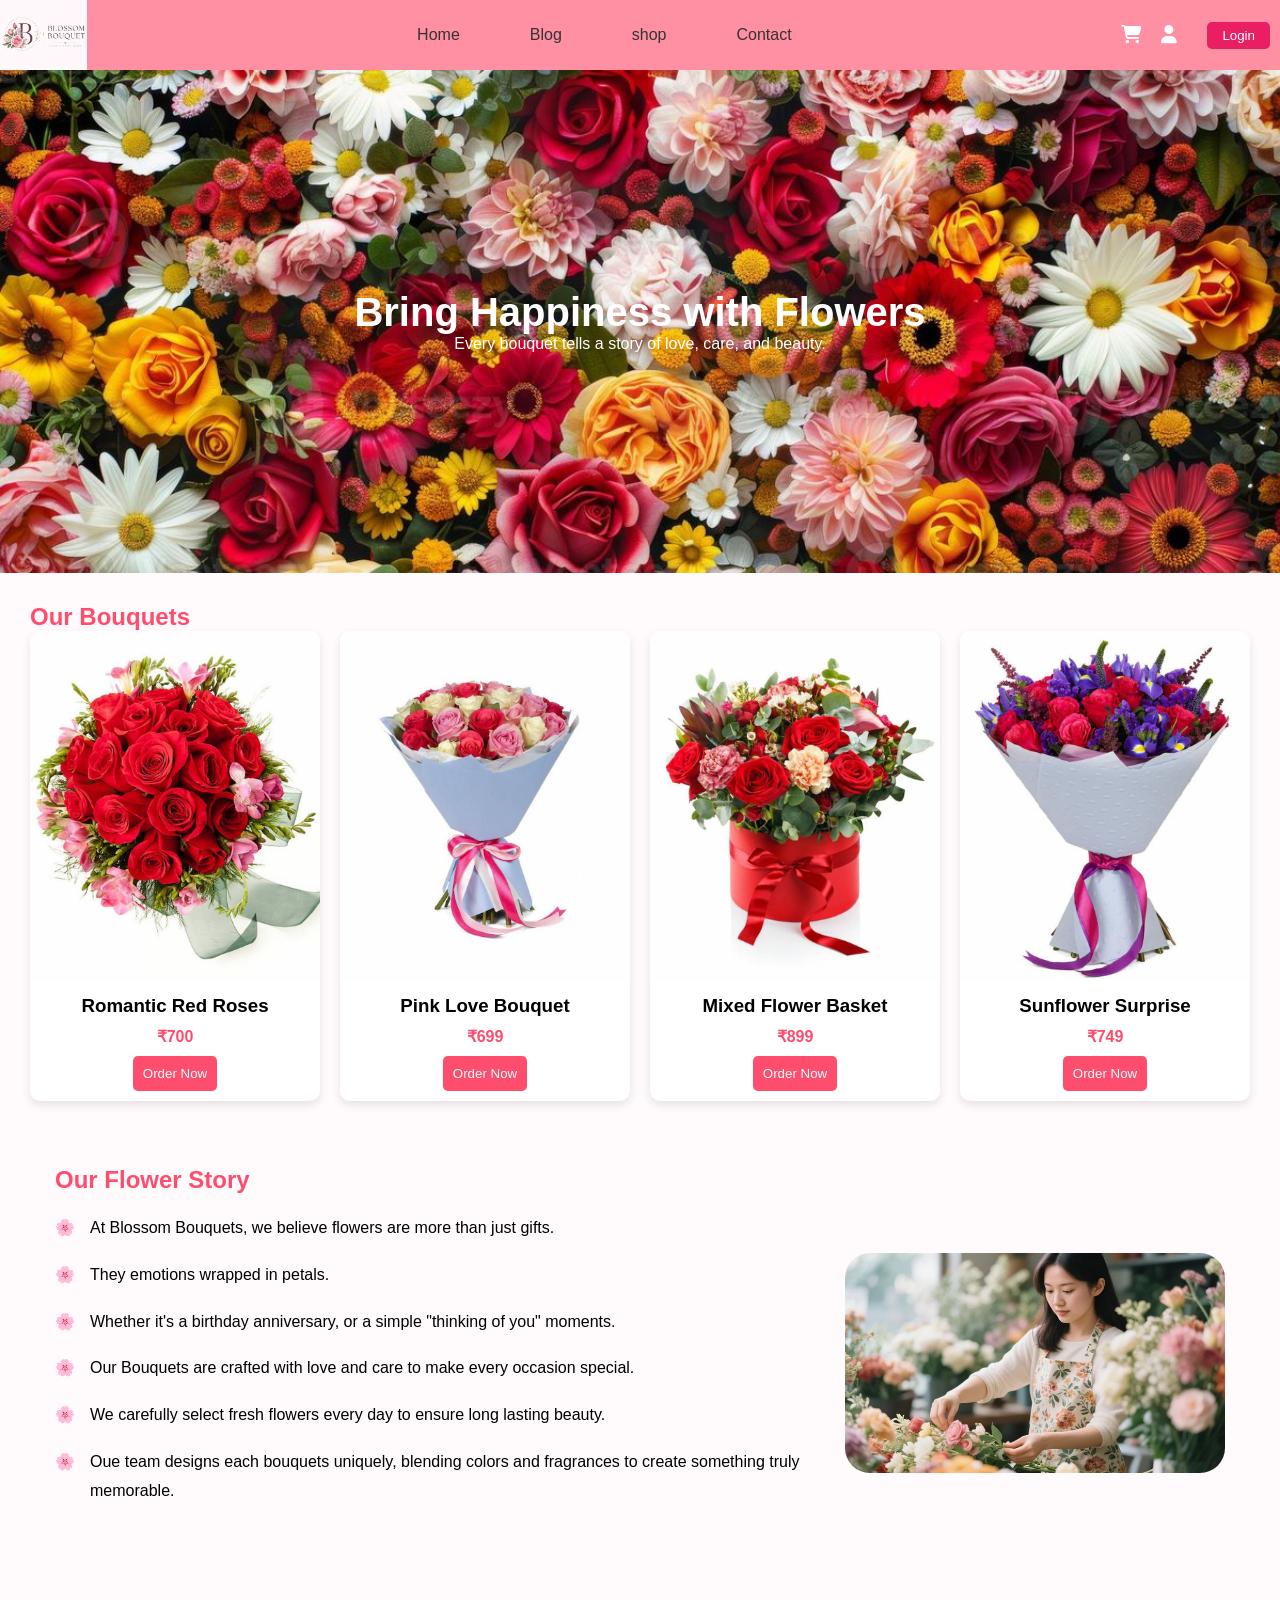
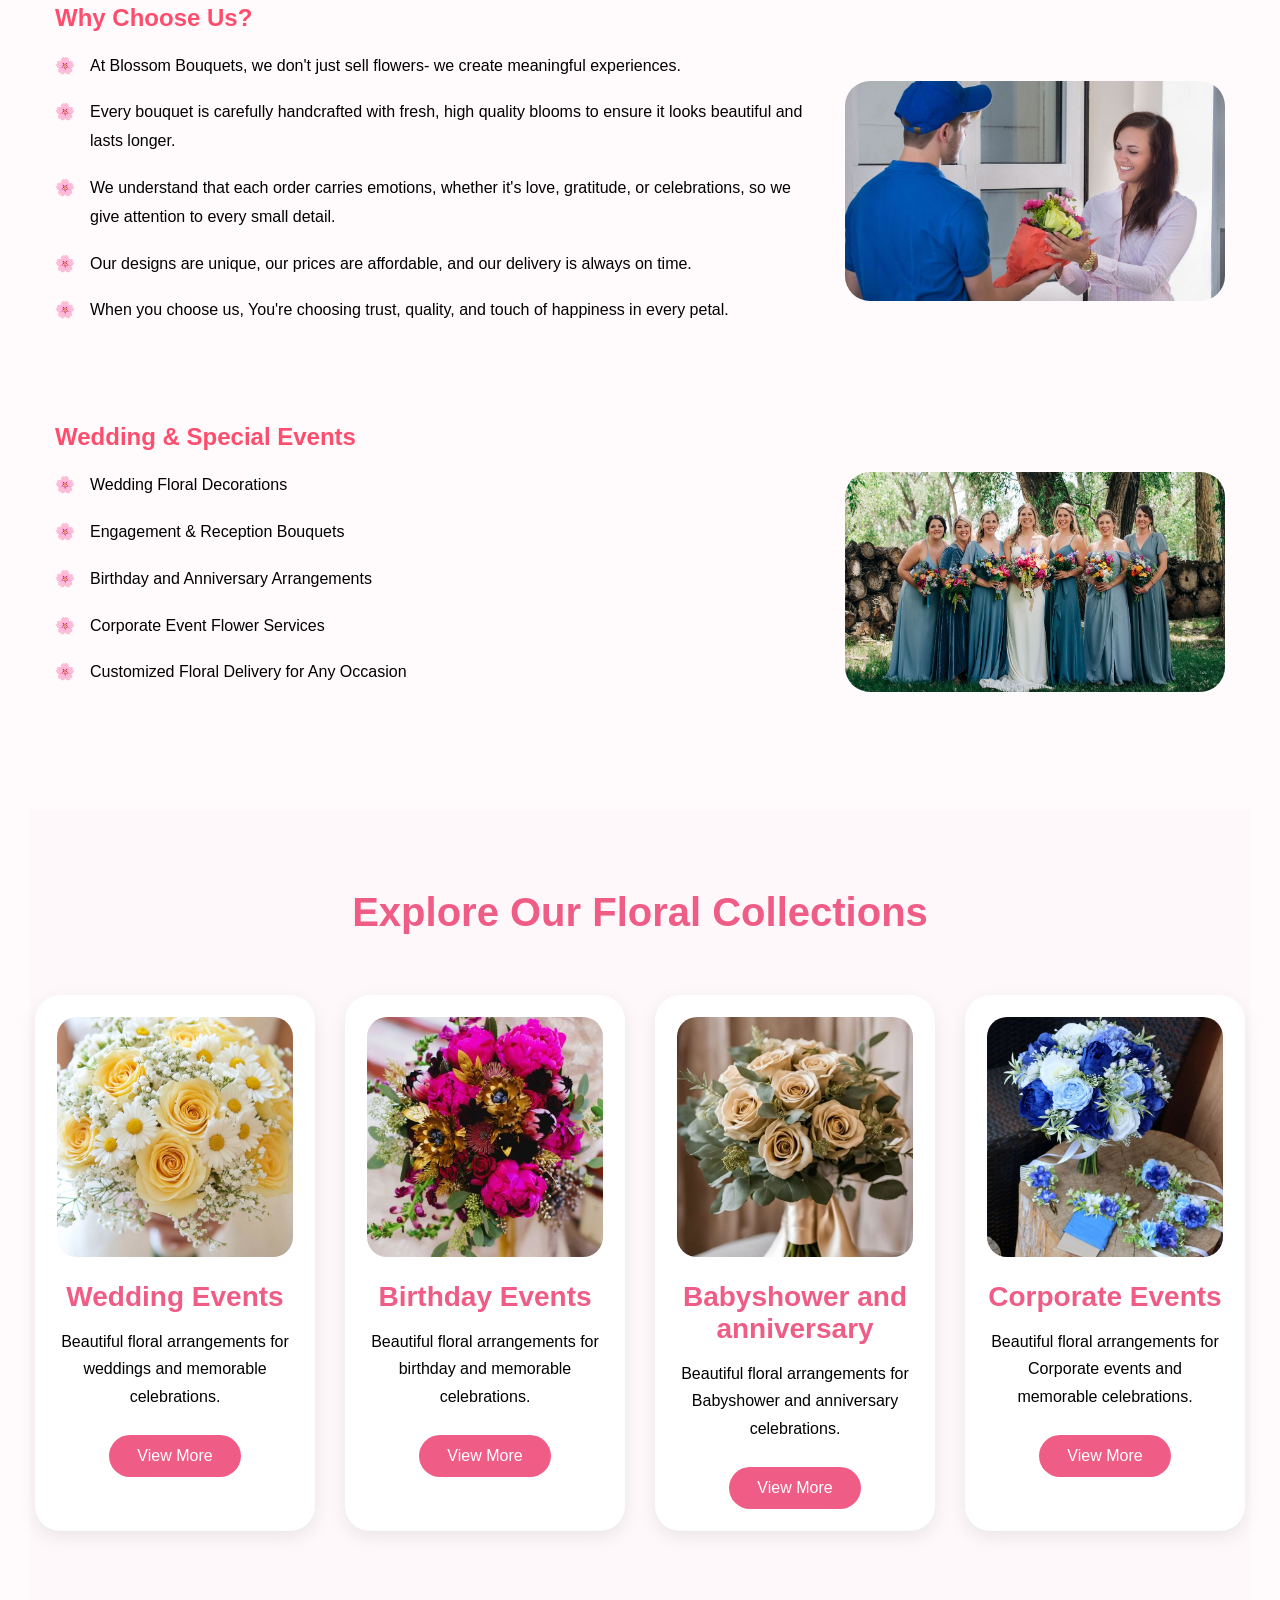
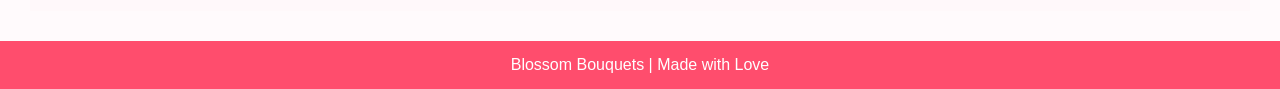
<file: index.html>
<!DOCTYPE html>

<head>
    


<title>Blossom Bouquet blogs</title>

<meta name="description" content="Explore beautiful wedding flower collections, bouquets, decorations and floral designs for every special occasion.">

<meta name="keywords" content="wedding flowers, bouquets, floral decorations, flower shop">


    <meta name="viewport" content="width=device-width, initial-scale=1.0">
    <link rel="stylesheet" href="https://cdnjs.cloudflare.com/ajax/libs/font-awesome/6.5.0/css/all.min.css">
    <link  rel="stylesheet" href="style.css">
    <meta name="google-site-verification" content="p6ySXGeM6oeNjvLFBbfqV9Gs2R8jzTcuIu4Czpokivo" />
    

</head>
<body>



<header>
    <div class="navbar">

        
        <div class="logo">
            <img src="logo.png" alt="Blossom Bouquet Logo">
        </div>

        
        <nav>
            <a href="index.html">Home</a>
            <a href="flowerblog.html">Blog</a>
            <a href="product grid.html">shop</a>
            <a href="contactblog.html">Contact</a>
        </nav>

    
        <div class="nav-icons">
            <i class="fa-solid fa-cart-shopping"></i>
            <i class="fa-solid fa-user"></i>
            <button class="login-btn">Login</button>
        </div>

    </div>
</header>

<section class="hero">
    <h1>Bring Happiness with Flowers</h1>
    <p>Every bouquet tells a story of love, care, and beauty.</p>
</section>

<div class="container">

    <h2 style="color:#ff4d6d;"> Our Bouquets</h2>

    <div class="products">

        <div class="card">
            <img src="img-13.jpg">
            <h3>Romantic Red Roses</h3>
            <p class="price">₹700</p>
            <button onclick="window.location.href='contactblog.html'">
        Order Now
    </button>
        </div>

        <div class="card">
            <img src="img-12.jpg">
            <h3>Pink Love Bouquet</h3>
            <p class="price">₹699</p>
            <button onclick="window.location.href='contactblog.html'">
        Order Now
    </button>
        </div>

        <div class="card">
            <img src="img-14.jpg">
            <h3>Mixed Flower Basket</h3>
            <p class="price">₹899</p>
            <button onclick="window.location.href='contactblog.html'">
        Order Now
    </button>
        </div>

        <div class="card">
            <img src="img-15.jpg">
            <h3>Sunflower Surprise</h3>
            <p class="price">₹749</p>
            <button onclick="window.location.href='contactblog.html'">
        Order Now
    </button>
        </div>

    </div>
    <section class="flowers">
        
        <div class="flower-section">

    <!-- FIRST -->

    <div class="flower-row">

        <div class="blog">
            <h2>Our Flower Story</h2>

            <ul class="custom-list">
                <li>At Blossom Bouquets, we believe flowers are more than just gifts.</li>
                <li>They emotions wrapped in petals.</li>
                <li>Whether it's a birthday anniversary, or a simple "thinking of you" moments.</li>
                <li>Our Bouquets are crafted with love and care to make every occasion special.</li>
                <li>We carefully select fresh flowers every day to ensure long lasting beauty.</li>
                <li>Oue team designs each bouquets uniquely, blending colors and fragrances to create     something truly memorable.</li>

            </ul>
        </div>

        <div class="side-image">
            <img src="img-6.jpg">
        </div>

    </div>

    <!-- SECOND -->

    <div class="flower-row">

        <div class="blog">
            <h2>Why Choose Us?</h2>

            <ul class="custom-list">
            <li>At Blossom Bouquets, we don't just sell flowers- we create meaningful experiences.</li>
            <li>Every bouquet is carefully handcrafted with fresh, high quality blooms to ensure it looks beautiful and lasts longer.</li>
            <li>We understand that each order carries emotions, whether it's love, gratitude, or celebrations, so we give attention to every small detail.</li>
            <li>Our designs are unique, our prices are affordable, and our delivery is always on time.</li>
            <li>When you choose us, You're choosing trust, quality, and touch of happiness in every petal.</li>
        </ul>
        </div>

        <div class="side-image">
            <img src="img-8.jpg">
        </div>

    </div>

    <!-- THIRD -->

    <div class="flower-row">

        <div class="blog">
            <h2>Wedding & Special Events</h2>

            <ul class="custom-list">
            <li>Wedding Floral Decorations</li>
            <li>Engagement & Reception Bouquets</li>
            <li>Birthday and Anniversary Arrangements</li>
            <li>Corporate Event Flower Services</li>
            <li>Customized Floral Delivery for Any Occasion</li>
        </ul>
        </div>

        <div class="side-image">
            <img src="img-7.jpg">
        </div>

    </div>

</div>
    </section>

    <section class="services">

<h2 class="section-title">Explore Our Floral Collections</h2>

<div class="card-row">

<div class="service-card">
<img src="img-1.jpg">
<h3>Wedding Events</h3>
<p>
Beautiful floral arrangements for weddings
and memorable celebrations.
</p>
<a href="flowerblog.html">View More</a>
</div>

<div class="service-card">
<img src="img-2.jpg">
<h3>Birthday Events</h3>
<p>
Beautiful floral arrangements for birthday
and memorable celebrations.
</p>
<a href="flowerblog.html">View More</a>
</div>

<div class="service-card">
<img src="img-3.jpg">
<h3>Babyshower and anniversary</h3>
<p>
Beautiful floral arrangements for Babyshower
and anniversary celebrations.
</p>
<a href="flowerblog.html">View More</a>
</div>

<div class="service-card">
<img src="img-4.jpg">
<h3>Corporate Events</h3>
<p>
Beautiful floral arrangements for Corporate events
and memorable celebrations.
</p>
<a href="flowerblog.html">View More</a>
</div>

</div>

</section>

   
    
    


    
    

</div>

<footer>
    <p>  Blossom Bouquets | Made with Love </p>
</footer>

</body>
</html>
</file>
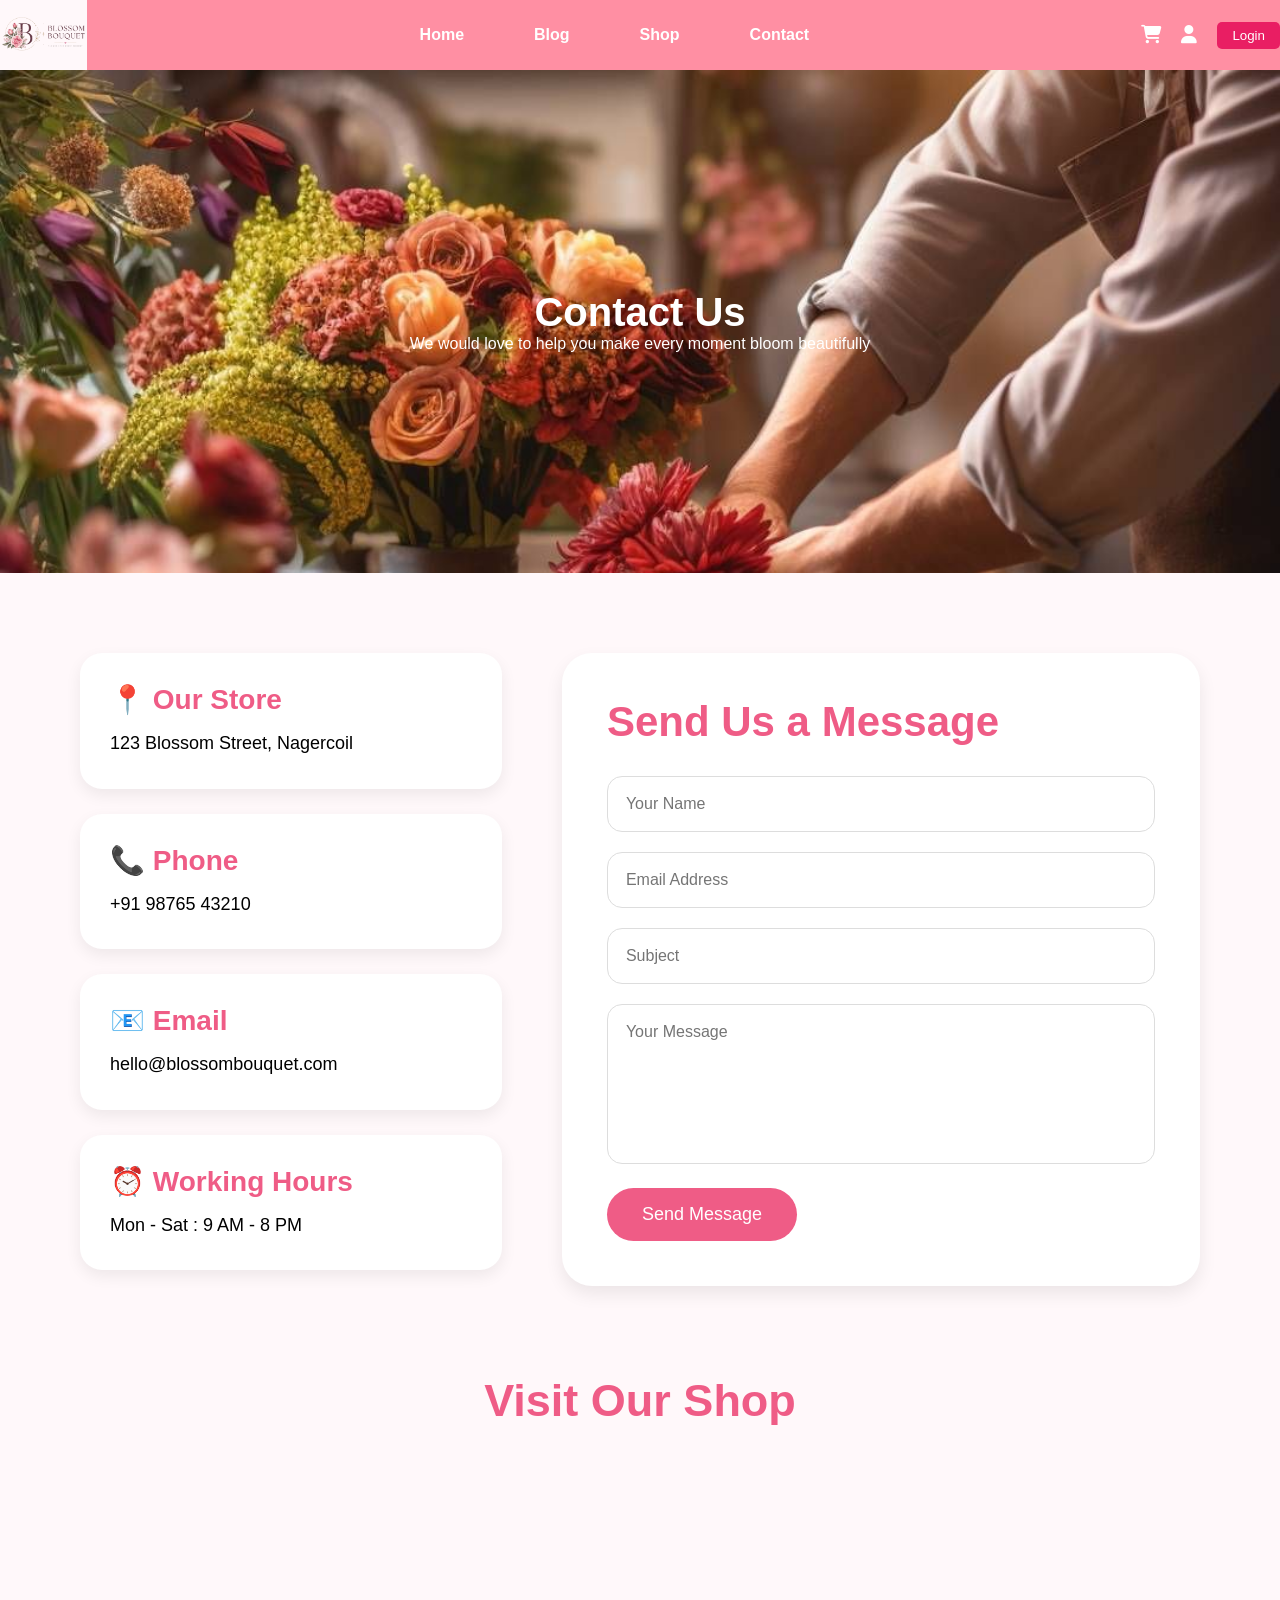
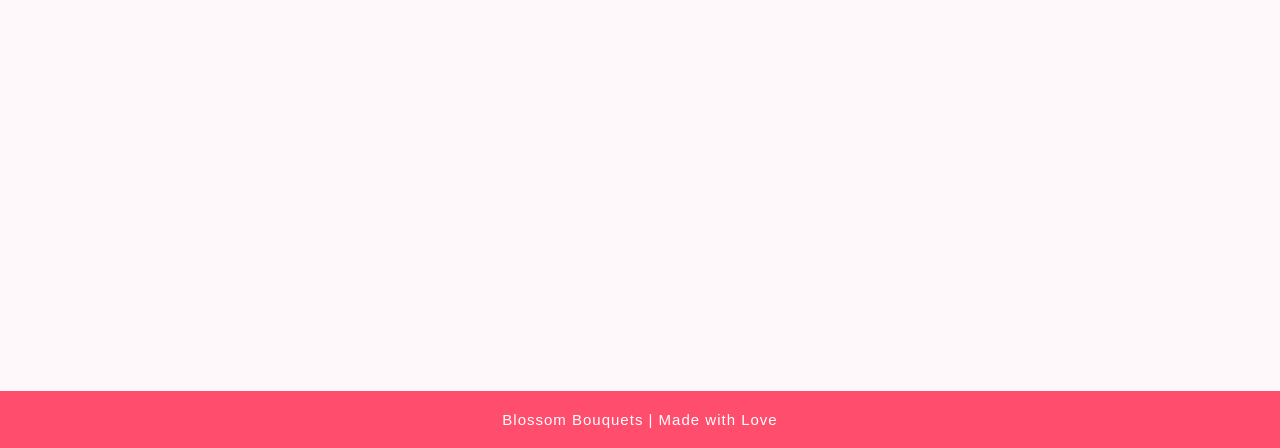
<file: contactblog.html>
<!DOCTYPE html>
<html>
<head>
<title>Contact Us</title>

<meta name="description" content="Explore beautiful wedding flower collections, bouquets, decorations and floral designs for every special occasion.">

<meta name="keywords" content="wedding flowers, bouquets, floral decorations, flower shop">
<meta name="viewport" content="width=device-width, initial-scale=1.0">
<link rel="stylesheet" href="contactblog.css">
<link rel="stylesheet" href="https://cdnjs.cloudflare.com/ajax/libs/font-awesome/6.5.0/css/all.min.css">
</head>

<header>
    <div class="navbar">

        
        <div class="logo">
            <img src="logo.png" alt="Blossom Bouquet Logo">
        </div>

        
        <nav>
            <a href="index.html">Home</a>
            <a href="flowerblog.html">Blog</a>
            <a href="product grid.html">Shop</a>
            <a href="contactblog.html">Contact</a>
        </nav>

    
        <div class="nav-icons">
            <i class="fa-solid fa-cart-shopping"></i>
            <i class="fa-solid fa-user"></i>
            <button class="login-btn">Login</button>
        </div>

    </div>
</header>

<div class="heading">
<h1>Contact Us</h1>
<p>We would love to help you make every moment bloom beautifully</p>
</div>

<body>

<section class="contact-page">




<div class="contact-wrapper">

<!-- Left Info -->
<div class="contact-info">

<div class="info-box">
<h3>📍 Our Store</h3>
<p>123 Blossom Street, Nagercoil</p>
</div>

<div class="info-box">
<h3>📞 Phone</h3>
<p>+91 98765 43210</p>
</div>

<div class="info-box">
<h3>📧 Email</h3>
<p>hello@blossombouquet.com</p>
</div>

<div class="info-box">
<h3>⏰ Working Hours</h3>
<p>Mon - Sat : 9 AM - 8 PM</p>
</div>

</div>


<!-- Contact Form -->
<div class="contact-form">
<h2>Send Us a Message</h2>

<form>
<input type="text" placeholder="Your Name">

<input type="email" placeholder="Email Address">

<input type="text" placeholder="Subject">

<textarea placeholder="Your Message"></textarea>

<button type="submit">
Send Message
</button>

</form>

</div>

</div>


<!-- Map Section -->
<div class="map-box">
<h2>Visit Our Shop</h2>

<iframe 
src="https://www.google.com/maps/embed?pb="
allowfullscreen=""
loading="lazy">
</iframe>

</div>

</section>

<footer>
    <p>  Blossom Bouquets | Made with Love </p>
</footer>

</body>
</html>
</file>
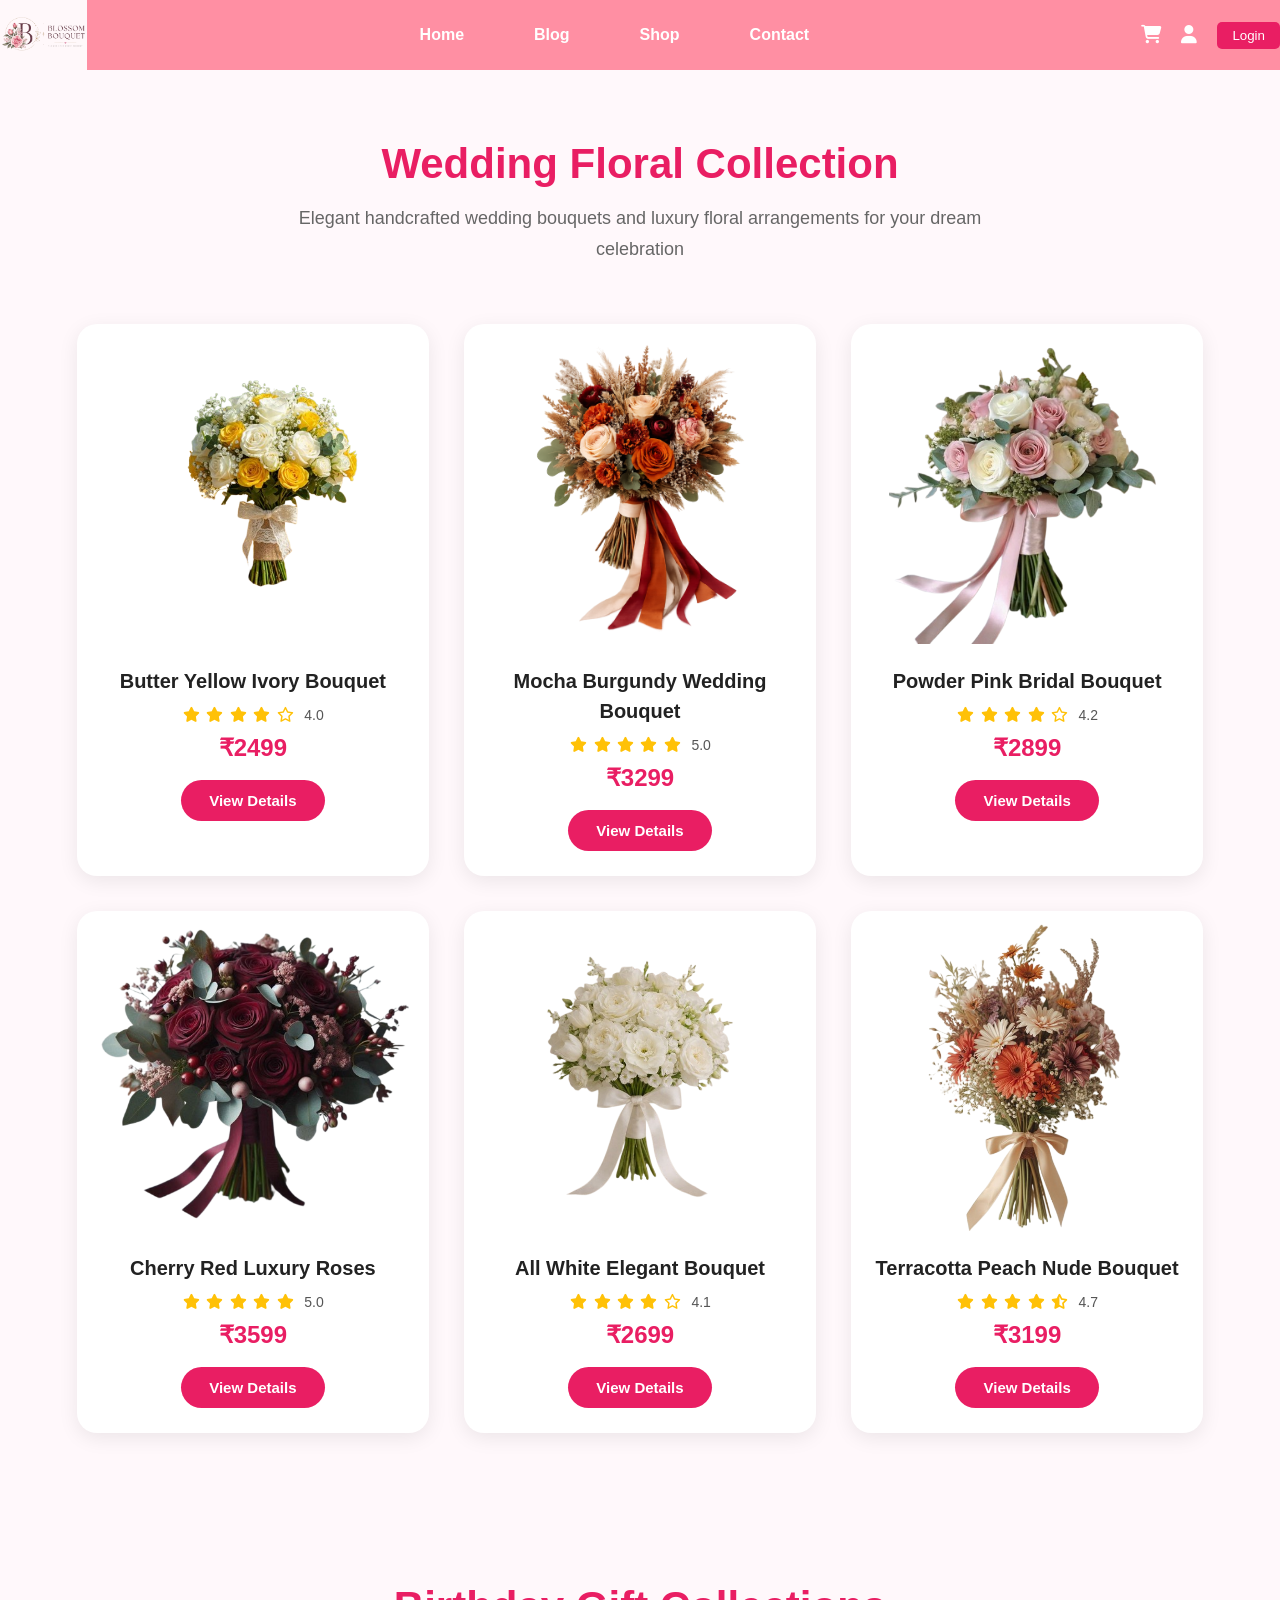
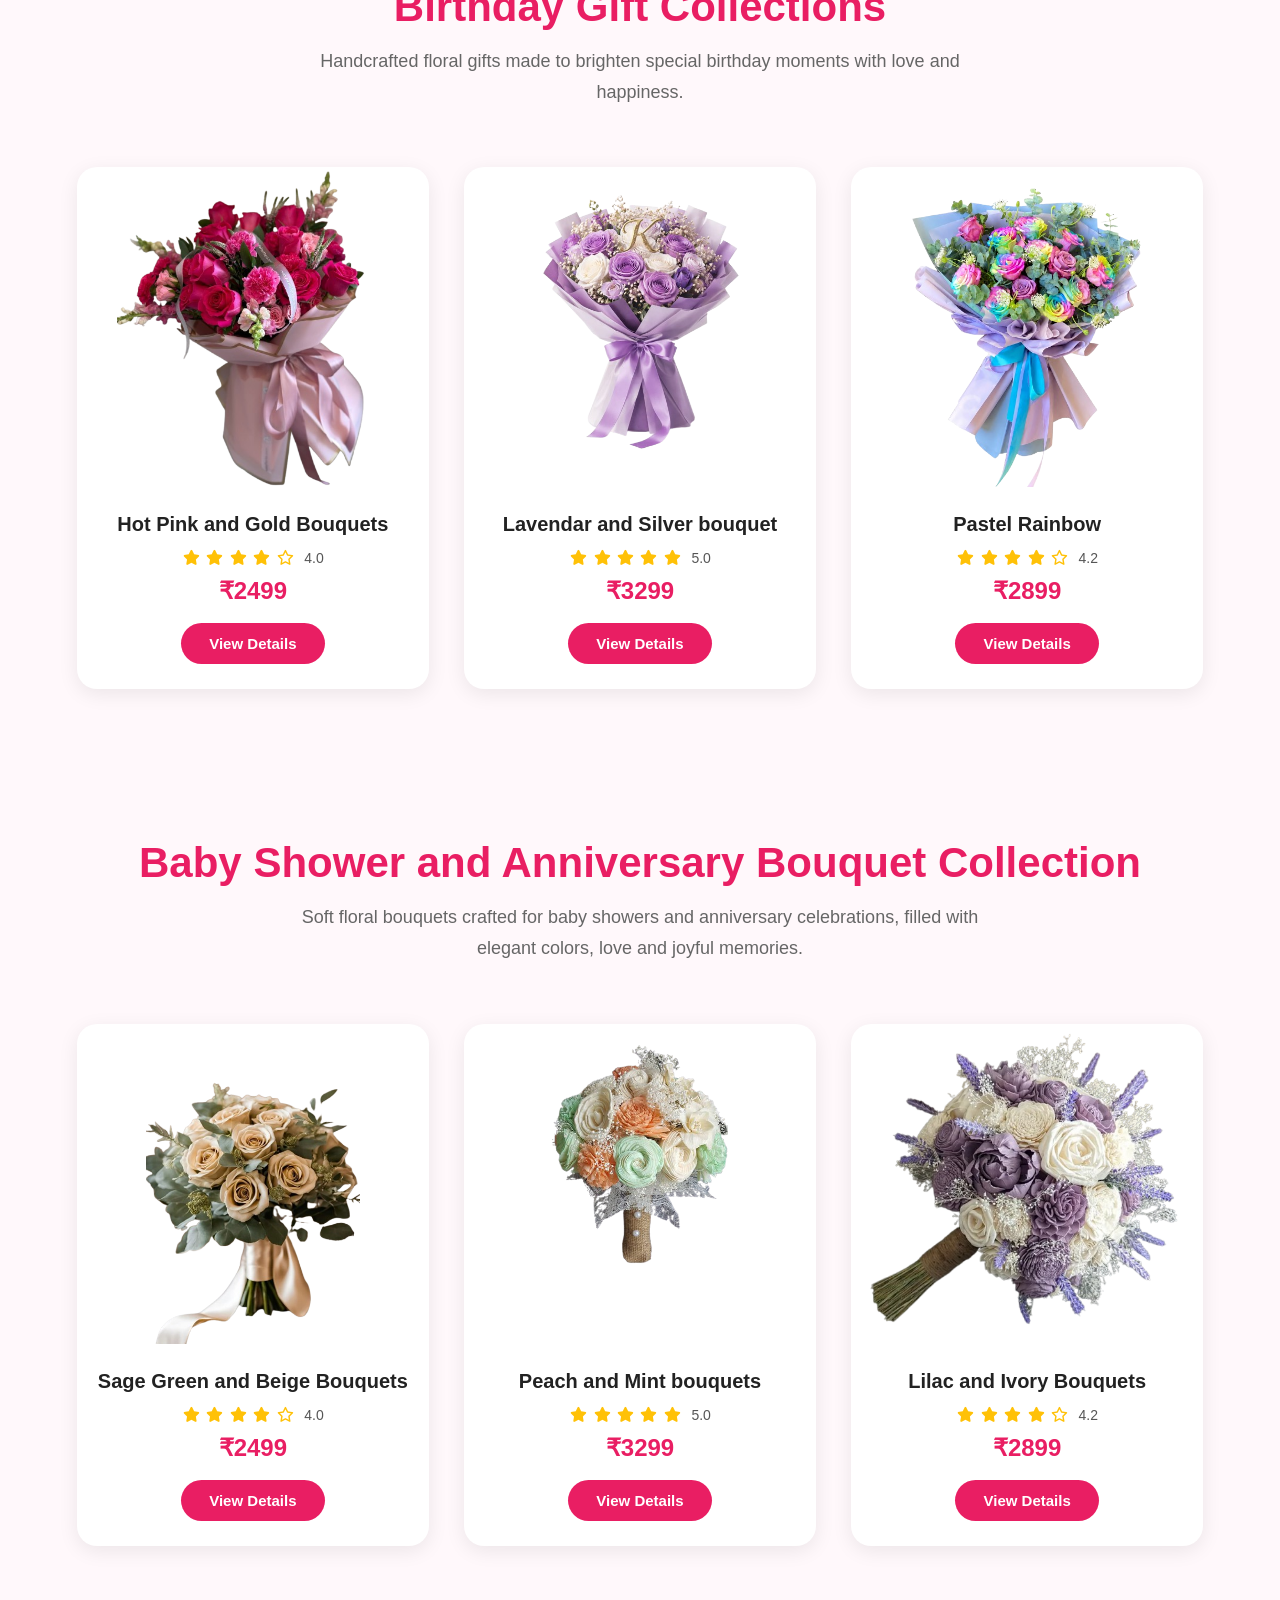
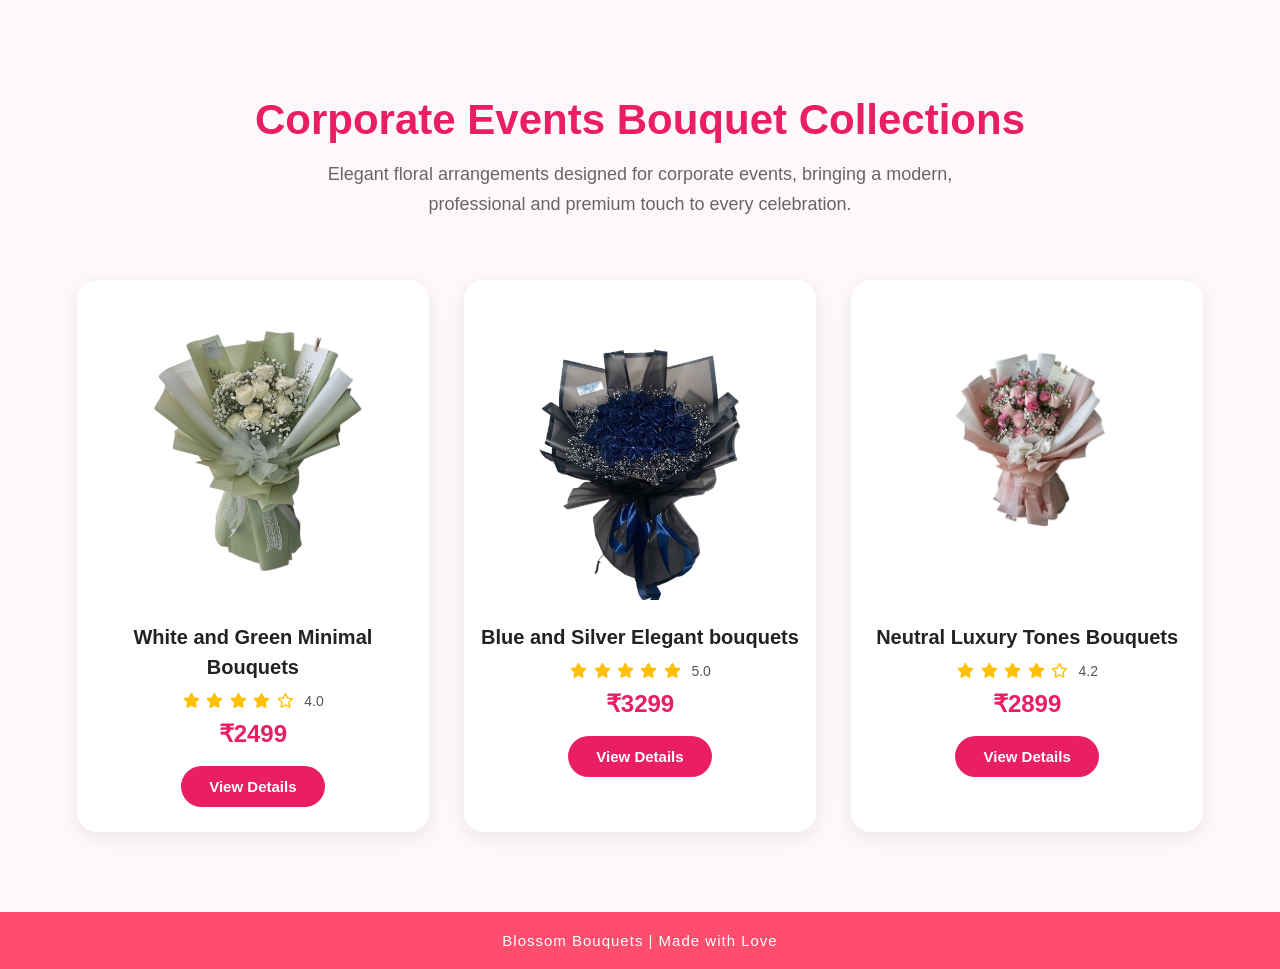
<file: product grid.html>
<!DOCTYPE html>
<html>
<head>
<title>Wedding Collection and other special occasion | Blossom Bouquets</title>

<meta name="description" content="Explore beautiful wedding flower collections, bouquets, decorations and floral designs for every special occasion.">

<meta name="keywords" content="wedding flowers, bouquets, floral decorations, flower shop">

<meta name="viewport" content="width=device-width, initial-scale=1.0">

<link rel="stylesheet" href="product grid.css">

<link rel="stylesheet" href="https://cdnjs.cloudflare.com/ajax/libs/font-awesome/6.5.0/css/all.min.css">

</head>

<body>

<header>

<div class="navbar">

<div class="logo">
<img src="logo.png">
</div>

<nav>
<a href="index.html">Home</a>
<a href="flowerblog.html">Blog</a>
<a href="product grid.html">Shop</a>
<a href="contactblog.html">Contact</a>
</nav>

<div class="nav-icons">
<i class="fa-solid fa-cart-shopping"></i>
<i class="fa-solid fa-user"></i>
<button class="login-btn">Login</button>
</div>

</div>

</header>

<!-- HEADING -->

<div class="heading">
<h1>Wedding Floral Collection</h1>

<p>
Elegant handcrafted wedding bouquets and luxury floral arrangements
for your dream celebration
</p>
</div>

<!-- PRODUCT SECTION -->

<section class="product-page">
    

<div class="product-grid">
    

<!-- PRODUCT 1 -->

<div class="product-card">

<img src="grid-1.png">

<h3>Butter Yellow Ivory Bouquet</h3>

<div class="rating">

<i class="fa-solid fa-star"></i>
<i class="fa-solid fa-star"></i>
<i class="fa-solid fa-star"></i>
<i class="fa-solid fa-star"></i>
<i class="fa-regular fa-star"></i>

<span>4.0</span>

</div>

<p class="price">₹2499</p>

<a href="product-detail-1.html" class="btn">
View Details
</a>

</div>

<!-- PRODUCT 2 -->

<div class="product-card">

<img src="grid-2.png">

<h3>Mocha Burgundy Wedding Bouquet</h3>

<div class="rating">

<i class="fa-solid fa-star"></i>
<i class="fa-solid fa-star"></i>
<i class="fa-solid fa-star"></i>
<i class="fa-solid fa-star"></i>
<i class="fa-solid fa-star"></i>

<span>5.0</span>

</div>

<p class="price">₹3299</p>

<a href="product-detail-1.html" class="btn">
View Details
</a>

</div>

<!-- PRODUCT 3 -->

<div class="product-card">

<img src="grid-3.png">

<h3>Powder Pink Bridal Bouquet</h3>

<div class="rating">

<i class="fa-solid fa-star"></i>
<i class="fa-solid fa-star"></i>
<i class="fa-solid fa-star"></i>
<i class="fa-solid fa-star"></i>
<i class="fa-regular fa-star"></i>

<span>4.2</span>

</div>

<p class="price">₹2899</p>

<a href="product-detail-1.html" class="btn">
View Details
</a>

</div>

<!-- PRODUCT 4 -->

<div class="product-card">

<img src="grid-4.png">

<h3>Cherry Red Luxury Roses</h3>

<div class="rating">

<i class="fa-solid fa-star"></i>
<i class="fa-solid fa-star"></i>
<i class="fa-solid fa-star"></i>
<i class="fa-solid fa-star"></i>
<i class="fa-solid fa-star"></i>

<span>5.0</span>

</div>

<p class="price">₹3599</p>

<a href="product-detail-1.html" class="btn">
View Details
</a>

</div>

<!-- PRODUCT 5 -->

<div class="product-card">

<img src="grid-5.png">

<h3>All White Elegant Bouquet</h3>

<div class="rating">

<i class="fa-solid fa-star"></i>
<i class="fa-solid fa-star"></i>
<i class="fa-solid fa-star"></i>
<i class="fa-solid fa-star"></i>
<i class="fa-regular fa-star"></i>

<span>4.1</span>

</div>

<p class="price">₹2699</p>

<a href="product-detail-1.html" class="btn">
View Details
</a>

</div>

<!-- PRODUCT 6 -->

<div class="product-card">

<img src="grid-6.png">

<h3>Terracotta Peach Nude Bouquet</h3>

<div class="rating">

<i class="fa-solid fa-star"></i>
<i class="fa-solid fa-star"></i>
<i class="fa-solid fa-star"></i>
<i class="fa-solid fa-star"></i>
<i class="fa-solid fa-star-half-stroke"></i>

<span>4.7</span>

</div>

<p class="price">₹3199</p>

<a href="product-detail-1.html" class="btn">
View Details
</a>

</div>

</div>

</section>

<div class="heading">
<h1>Birthday Gift Collections</h1>

<p>
Handcrafted floral gifts made to brighten special birthday moments with love and happiness.
</p>
</div>

<!-- PRODUCT SECTION -->

<section class="product-page">
    

<div class="product-grid">
    

<!-- PRODUCT 1 -->

<div class="product-card">

<img src="grid-7.png">

<h3>Hot Pink and Gold Bouquets</h3>

<div class="rating">

<i class="fa-solid fa-star"></i>
<i class="fa-solid fa-star"></i>
<i class="fa-solid fa-star"></i>
<i class="fa-solid fa-star"></i>
<i class="fa-regular fa-star"></i>

<span>4.0</span>

</div>

<p class="price">₹2499</p>

<a href="product-detail-2.html" class="btn">
View Details
</a>

</div>

<!-- PRODUCT 2 -->

<div class="product-card">

<img src="blog-1 (6).png">

<h3>Lavendar and Silver bouquet</h3>

<div class="rating">

<i class="fa-solid fa-star"></i>
<i class="fa-solid fa-star"></i>
<i class="fa-solid fa-star"></i>
<i class="fa-solid fa-star"></i>
<i class="fa-solid fa-star"></i>

<span>5.0</span>

</div>

<p class="price">₹3299</p>

<a href="product-detail-2.html" class="btn">
View Details
</a>

</div>

<!-- PRODUCT 3 -->

<div class="product-card">

<img src="grid-9.png">

<h3>Pastel Rainbow</h3>

<div class="rating">

<i class="fa-solid fa-star"></i>
<i class="fa-solid fa-star"></i>
<i class="fa-solid fa-star"></i>
<i class="fa-solid fa-star"></i>
<i class="fa-regular fa-star"></i>

<span>4.2</span>

</div>

<p class="price">₹2899</p>

<a href="product-detail-2.html" class="btn">
View Details
</a>

</div>










</div>

</section>

<div class="heading">
<h1>Baby Shower and Anniversary Bouquet Collection</h1>

<p>
Soft floral bouquets crafted for baby showers and anniversary celebrations,
filled with elegant colors, love and joyful memories.
</p>
</div>

<!-- PRODUCT SECTION -->

<section class="product-page">
    

<div class="product-grid">
    

<!-- PRODUCT 1 -->

<div class="product-card">

<img src="grid-10.png">

<h3>Sage Green and Beige Bouquets</h3>

<div class="rating">

<i class="fa-solid fa-star"></i>
<i class="fa-solid fa-star"></i>
<i class="fa-solid fa-star"></i>
<i class="fa-solid fa-star"></i>
<i class="fa-regular fa-star"></i>

<span>4.0</span>

</div>

<p class="price">₹2499</p>

<a href="product-detail-3.html" class="btn">
View Details
</a>

</div>

<!-- PRODUCT 2 -->

<div class="product-card">

<img src="grid-11.png">

<h3>Peach and Mint bouquets</h3>

<div class="rating">

<i class="fa-solid fa-star"></i>
<i class="fa-solid fa-star"></i>
<i class="fa-solid fa-star"></i>
<i class="fa-solid fa-star"></i>
<i class="fa-solid fa-star"></i>

<span>5.0</span>

</div>

<p class="price">₹3299</p>

<a href="product-detail-3.html" class="btn">
View Details
</a>

</div>

<!-- PRODUCT 3 -->

<div class="product-card">

<img src="grid-12.png">

<h3>Lilac and Ivory Bouquets</h3>

<div class="rating">

<i class="fa-solid fa-star"></i>
<i class="fa-solid fa-star"></i>
<i class="fa-solid fa-star"></i>
<i class="fa-solid fa-star"></i>
<i class="fa-regular fa-star"></i>

<span>4.2</span>

</div>

<p class="price">₹2899</p>

<a href="product-detail-3.html" class="btn">
View Details
</a>

</div>










</div>

</section>

<div class="heading">
<h1>Corporate Events Bouquet Collections</h1>

<p>
Elegant floral arrangements designed for corporate events,
bringing a modern, professional and premium touch to every celebration.
</p>
</div>

<!-- PRODUCT SECTION -->

<section class="product-page">
    

<div class="product-grid">
    

<!-- PRODUCT 1 -->

<div class="product-card">

<img src="grid-13.png">

<h3>White and Green Minimal Bouquets</h3>

<div class="rating">

<i class="fa-solid fa-star"></i>
<i class="fa-solid fa-star"></i>
<i class="fa-solid fa-star"></i>
<i class="fa-solid fa-star"></i>
<i class="fa-regular fa-star"></i>

<span>4.0</span>

</div>

<p class="price">₹2499</p>

<a href="product-detail-4.html" class="btn">
View Details
</a>

</div>

<!-- PRODUCT 2 -->

<div class="product-card">

<img src="grid-14.png">

<h3>Blue and Silver Elegant bouquets</h3>

<div class="rating">

<i class="fa-solid fa-star"></i>
<i class="fa-solid fa-star"></i>
<i class="fa-solid fa-star"></i>
<i class="fa-solid fa-star"></i>
<i class="fa-solid fa-star"></i>

<span>5.0</span>

</div>

<p class="price">₹3299</p>

<a href="product-detail-4.html" class="btn">
View Details
</a>

</div>

<!-- PRODUCT 3 -->

<div class="product-card">

<img src="grid-15.png">

<h3>Neutral Luxury Tones Bouquets</h3>

<div class="rating">

<i class="fa-solid fa-star"></i>
<i class="fa-solid fa-star"></i>
<i class="fa-solid fa-star"></i>
<i class="fa-solid fa-star"></i>
<i class="fa-regular fa-star"></i>

<span>4.2</span>

</div>

<p class="price">₹2899</p>

<a href="product-detail-4.html" class="btn">
View Details
</a>

</div>










</div>

</section>

<!-- FOOTER -->

<footer>
    

<p>Blossom Bouquets | Made with Love</p>
    

</footer>

</body>
</html>
</file>
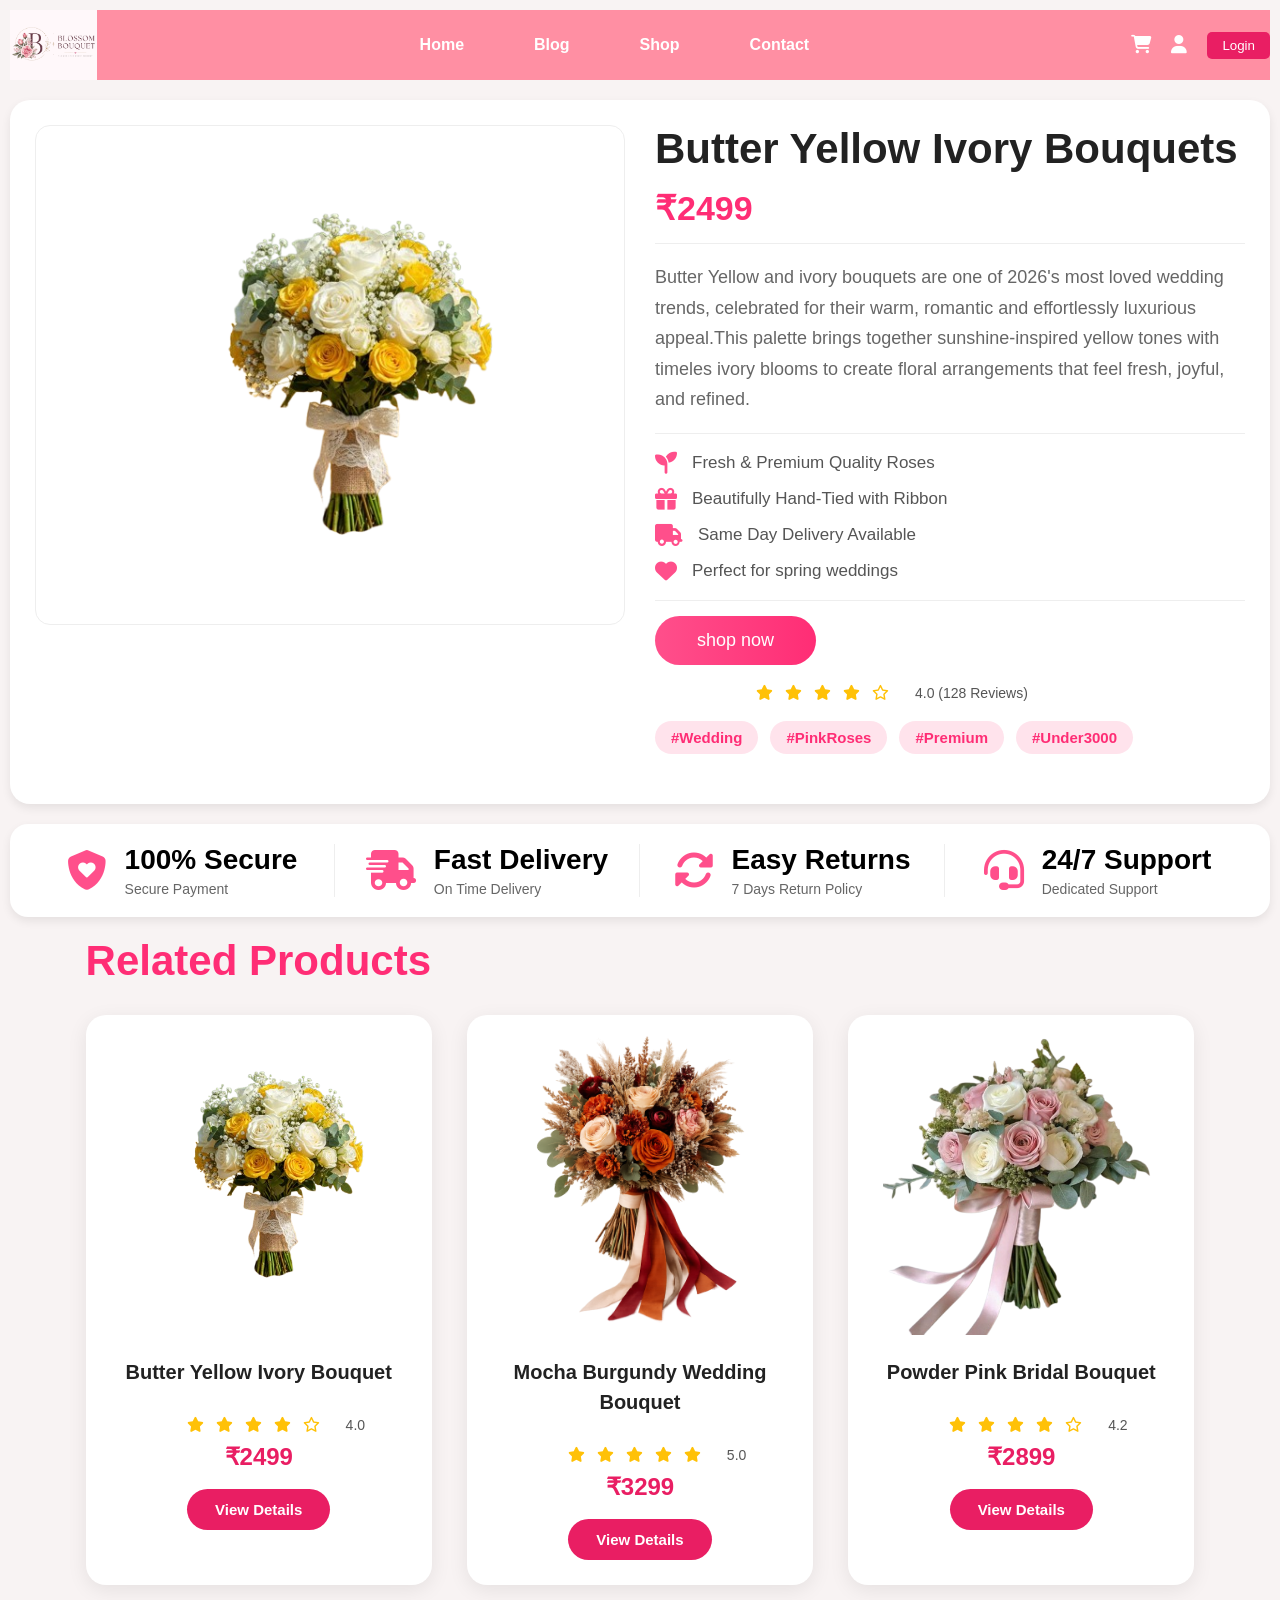
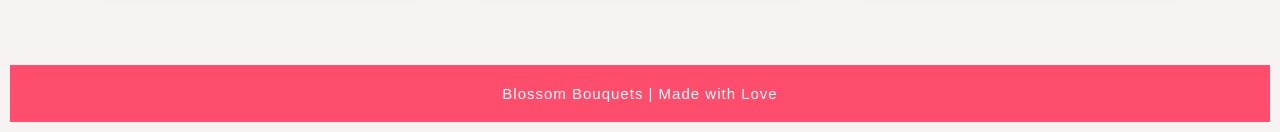
<file: product-detail-1.html>
<!DOCTYPE html>
<html lang="en">
<head>
    <meta charset="UTF-8">

    <meta name="description" content="Explore beautiful wedding flower collections, bouquets, decorations and floral designs for every special occasion.">

    <meta name="keywords" content="wedding flowers, bouquets, floral decorations, flower shop">
    <meta name="viewport" content="width=device-width, initial-scale=1.0">
    <title>Blossom Bouquet Products</title>

    <link rel="stylesheet" href="product-detail-1.css">

    <link rel="stylesheet"
    href="https://cdnjs.cloudflare.com/ajax/libs/font-awesome/6.5.0/css/all.min.css">
</head>

<body>

    <header>
    <div class="navbar">

        
        <div class="logo">
            <img src="logo.png" alt="Blossom Bouquet Logo">
        </div>

        
        <nav>
            <a href="index.html">Home</a>
            <a href="flowerblog.html">Blog</a>
            <a href="product grid.html">Shop</a>
            <a href="contactblog.html">Contact</a>
        </nav>

    
        <div class="nav-icons">
            <i class="fa-solid fa-cart-shopping"></i>
            <i class="fa-solid fa-user"></i>
            <button class="login-btn">Login</button>
        </div>

    </div>
</header>


    

   

    <!-- Product Section -->

    <section class="product-section">

        <div class="product-container">

            <!-- Left Side Image -->

            <div class="product-image">
                <img src="grid-1.png" alt="Bouquet">
            </div>

            <!-- Right Side Content -->

            <div class="product-content">

                <h1>Butter Yellow Ivory Bouquets</h1>

                <h2>₹2499</h2>

                <hr>

                <p>
                    Butter Yellow and ivory bouquets are one of 2026's most loved wedding trends, celebrated for their warm, romantic and effortlessly luxurious appeal.This palette brings together sunshine-inspired yellow tones with timeles ivory blooms to create floral arrangements that feel fresh, joyful, and refined.
                </p>

                <hr>

                <div class="features">

                    <div class="feature">
                        <i class="fa-solid fa-seedling"></i>
                        <span>Fresh & Premium Quality Roses</span>
                    </div>

                    <div class="feature">
                        <i class="fa-solid fa-gift"></i>
                        <span>Beautifully Hand-Tied with Ribbon</span>
                    </div>

                    <div class="feature">
                        <i class="fa-solid fa-truck"></i>
                        <span>Same Day Delivery Available</span>
                    </div>

                    <div class="feature">
                        <i class="fa-solid fa-heart"></i>
                        <span>Perfect for spring weddings</span>
                    </div>

                </div>

                <hr>

                <button class="details-btn">shop now</button>

                <!-- Rating -->

                <div class="rating">

                    <i class="fa-solid fa-star"></i>
                    <i class="fa-solid fa-star"></i>
                    <i class="fa-solid fa-star"></i>
                    <i class="fa-solid fa-star"></i>
                    <i class="fa-regular fa-star"></i>

                    <span>4.0 (128 Reviews)</span>

                </div>

                <div class="mini-filter">

    <a href="productblog.html">#Wedding</a>

    <a href="productblog.html">#PinkRoses</a>

    <a href="productblog.html">#Premium</a>

    <a href="productblog.html">#Under3000</a>

</div>

            </div>

        </div>

    </section>

    <!-- Bottom Features -->

    <section class="bottom-box">

        <div class="box">

            <i class="fa-solid fa-shield-heart"></i>

            <div>
                <h3>100% Secure</h3>
                <p>Secure Payment</p>
            </div>

        </div>

        <div class="box">

            <i class="fa-solid fa-truck-fast"></i>

            <div>
                <h3>Fast Delivery</h3>
                <p>On Time Delivery</p>
            </div>

        </div>

        <div class="box">

            <i class="fa-solid fa-rotate"></i>

            <div>
                <h3>Easy Returns</h3>
                <p>7 Days Return Policy</p>
            </div>

        </div>

        <div class="box">

            <i class="fa-solid fa-headset"></i>

            <div>
                <h3>24/7 Support</h3>
                <p>Dedicated Support</p>
            </div>

        </div>

    </section>
    <section class="related">
        <h2>Related Products</h2>
        <div class="product-grid">
            
    

<!-- PRODUCT 1 -->

<div class="product-card">

<img src="grid-1.png">

<h3>Butter Yellow Ivory Bouquet</h3>

<div class="rating">

<i class="fa-solid fa-star"></i>
<i class="fa-solid fa-star"></i>
<i class="fa-solid fa-star"></i>
<i class="fa-solid fa-star"></i>
<i class="fa-regular fa-star"></i>

<span>4.0</span>

</div>

<p class="price">₹2499</p>

<a href="product-detail.html" class="btn">
View Details
</a>

</div>

<!-- PRODUCT 2 -->

<div class="product-card">

<img src="grid-2.png">

<h3>Mocha Burgundy Wedding Bouquet</h3>

<div class="rating">

<i class="fa-solid fa-star"></i>
<i class="fa-solid fa-star"></i>
<i class="fa-solid fa-star"></i>
<i class="fa-solid fa-star"></i>
<i class="fa-solid fa-star"></i>

<span>5.0</span>

</div>

<p class="price">₹3299</p>

<a href="product-detail.html" class="btn">
View Details
</a>

</div>

<!-- PRODUCT 3 -->

<div class="product-card">

<img src="grid-3.png">

<h3>Powder Pink Bridal Bouquet</h3>

<div class="rating">

<i class="fa-solid fa-star"></i>
<i class="fa-solid fa-star"></i>
<i class="fa-solid fa-star"></i>
<i class="fa-solid fa-star"></i>
<i class="fa-regular fa-star"></i>

<span>4.2</span>

</div>

<p class="price">₹2899</p>

<a href="product-detail.html" class="btn">
View Details
</a>

</div>
        
    </section>
    <footer>
    

<p>Blossom Bouquets | Made with Love</p>
    

</footer>
    

</body>
</html>
</file>
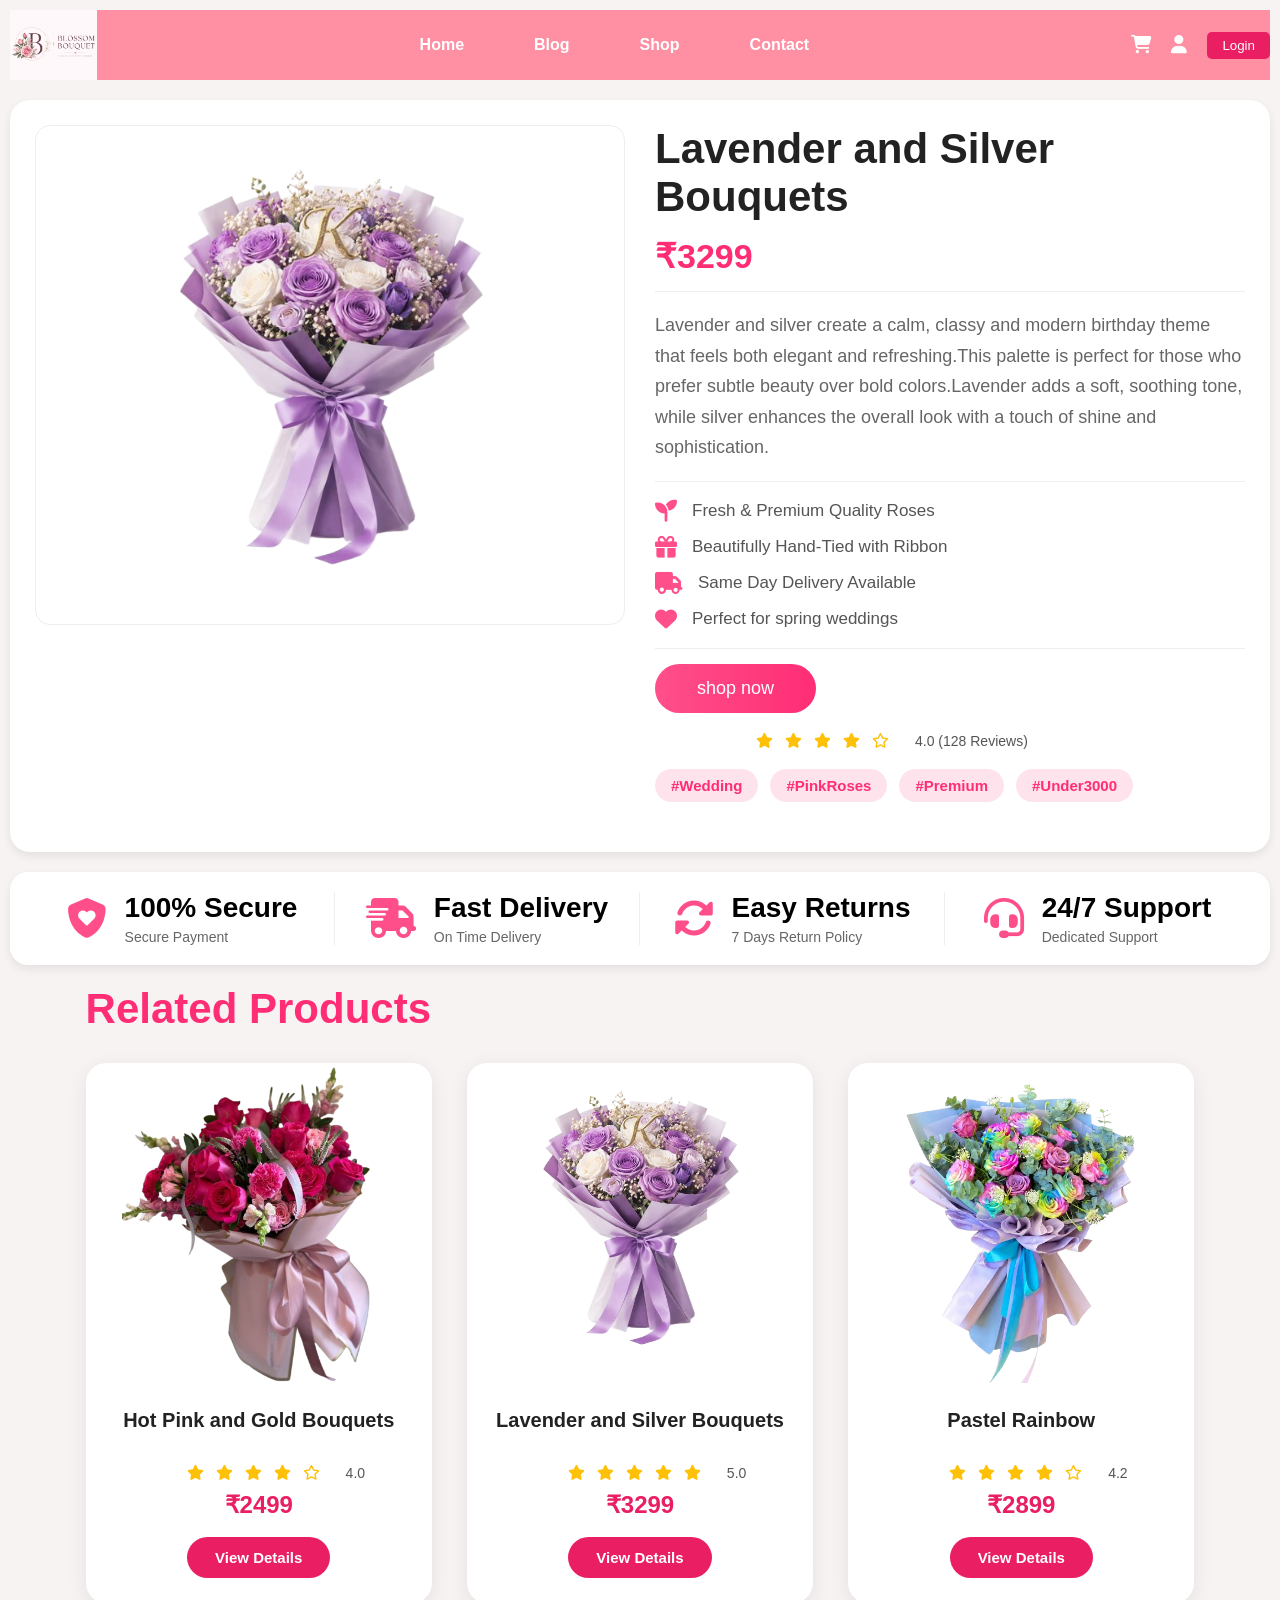
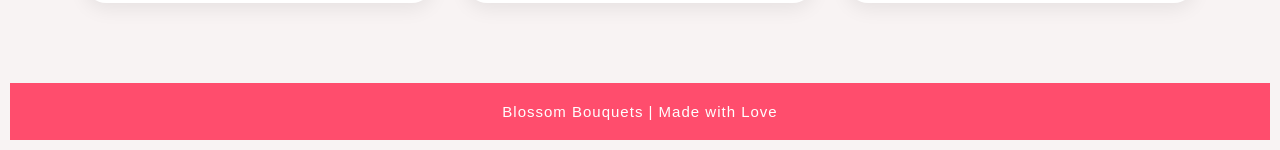
<file: product-detail-2.html>
<!DOCTYPE html>
<html lang="en">
<head>
    <meta charset="UTF-8">

    <meta name="description" content="Explore beautiful wedding flower collections, bouquets, decorations and floral designs for every special occasion.">

    <meta name="keywords" content="wedding flowers, bouquets, floral decorations, flower shop">
    <meta name="viewport" content="width=device-width, initial-scale=1.0">
    <title>Blossom Bouquet Products</title>

    <link rel="stylesheet" href="product-detail-1.css">

    <link rel="stylesheet"
    href="https://cdnjs.cloudflare.com/ajax/libs/font-awesome/6.5.0/css/all.min.css">
</head>

<body>

    <header>
    <div class="navbar">

        
        <div class="logo">
            <img src="logo.png" alt="Blossom Bouquet Logo">
        </div>

        
        <nav>
            <a href="index.html">Home</a>
            <a href="flowerblog.html">Blog</a>
            <a href="product grid.html">Shop</a>
            <a href="contactblog.html">Contact</a>
        </nav>

    
        <div class="nav-icons">
            <i class="fa-solid fa-cart-shopping"></i>
            <i class="fa-solid fa-user"></i>
            <button class="login-btn">Login</button>
        </div>

    </div>
</header>


    

   

    <!-- Product Section -->

    <section class="product-section">

        <div class="product-container">

            <!-- Left Side Image -->

            <div class="product-image">
                <img src="blog-1 (6).png" alt="Bouquet">
            </div>

            <!-- Right Side Content -->

            <div class="product-content">

                <h1>Lavender and Silver Bouquets</h1>

                <h2>₹3299</h2>

                <hr>

                <p>
                    Lavender and silver create a calm, classy and modern birthday theme that feels both elegant and refreshing.This palette is perfect for those who prefer subtle beauty over bold colors.Lavender adds a soft, soothing tone, while silver enhances the overall look with a touch of shine and sophistication.
                </p>

                <hr>

                <div class="features">

                    <div class="feature">
                        <i class="fa-solid fa-seedling"></i>
                        <span>Fresh & Premium Quality Roses</span>
                    </div>

                    <div class="feature">
                        <i class="fa-solid fa-gift"></i>
                        <span>Beautifully Hand-Tied with Ribbon</span>
                    </div>

                    <div class="feature">
                        <i class="fa-solid fa-truck"></i>
                        <span>Same Day Delivery Available</span>
                    </div>

                    <div class="feature">
                        <i class="fa-solid fa-heart"></i>
                        <span>Perfect for spring weddings</span>
                    </div>

                </div>

                <hr>

                <button class="details-btn">shop now</button>

                <!-- Rating -->

                <div class="rating">

                    <i class="fa-solid fa-star"></i>
                    <i class="fa-solid fa-star"></i>
                    <i class="fa-solid fa-star"></i>
                    <i class="fa-solid fa-star"></i>
                    <i class="fa-regular fa-star"></i>

                    <span>4.0 (128 Reviews)</span>

                </div>

                <div class="mini-filter">

    <a href="productblog.html">#Wedding</a>

    <a href="productblog.html">#PinkRoses</a>

    <a href="productblog.html">#Premium</a>

    <a href="productblog.html">#Under3000</a>

</div>

            </div>

        </div>

    </section>

    <!-- Bottom Features -->

    <section class="bottom-box">

        <div class="box">

            <i class="fa-solid fa-shield-heart"></i>

            <div>
                <h3>100% Secure</h3>
                <p>Secure Payment</p>
            </div>

        </div>

        <div class="box">

            <i class="fa-solid fa-truck-fast"></i>

            <div>
                <h3>Fast Delivery</h3>
                <p>On Time Delivery</p>
            </div>

        </div>

        <div class="box">

            <i class="fa-solid fa-rotate"></i>

            <div>
                <h3>Easy Returns</h3>
                <p>7 Days Return Policy</p>
            </div>

        </div>

        <div class="box">

            <i class="fa-solid fa-headset"></i>

            <div>
                <h3>24/7 Support</h3>
                <p>Dedicated Support</p>
            </div>

        </div>

    </section>
    <section class="related">
        <h2>Related Products</h2>
        <div class="product-grid">
            
    

<!-- PRODUCT 1 -->

<div class="product-card">

<img src="grid-7.png">

<h3>Hot Pink and Gold Bouquets</h3>

<div class="rating">

<i class="fa-solid fa-star"></i>
<i class="fa-solid fa-star"></i>
<i class="fa-solid fa-star"></i>
<i class="fa-solid fa-star"></i>
<i class="fa-regular fa-star"></i>

<span>4.0</span>

</div>

<p class="price">₹2499</p>

<a href="product-detail.html" class="btn">
View Details
</a>

</div>

<!-- PRODUCT 2 -->

<div class="product-card">

<img src="blog-1 (6).png">

<h3>Lavender and Silver Bouquets</h3>

<div class="rating">

<i class="fa-solid fa-star"></i>
<i class="fa-solid fa-star"></i>
<i class="fa-solid fa-star"></i>
<i class="fa-solid fa-star"></i>
<i class="fa-solid fa-star"></i>

<span>5.0</span>

</div>

<p class="price">₹3299</p>

<a href="product-detail.html" class="btn">
View Details
</a>

</div>

<!-- PRODUCT 3 -->

<div class="product-card">

<img src="grid-9.png">

<h3>Pastel Rainbow </h3>

<div class="rating">

<i class="fa-solid fa-star"></i>
<i class="fa-solid fa-star"></i>
<i class="fa-solid fa-star"></i>
<i class="fa-solid fa-star"></i>
<i class="fa-regular fa-star"></i>

<span>4.2</span>

</div>

<p class="price">₹2899</p>

<a href="product-detail.html" class="btn">
View Details
</a>

</div>
        
    </section>
    <footer>
    

<p>Blossom Bouquets | Made with Love</p>
    

</footer>
    

</body>
</html>
</file>
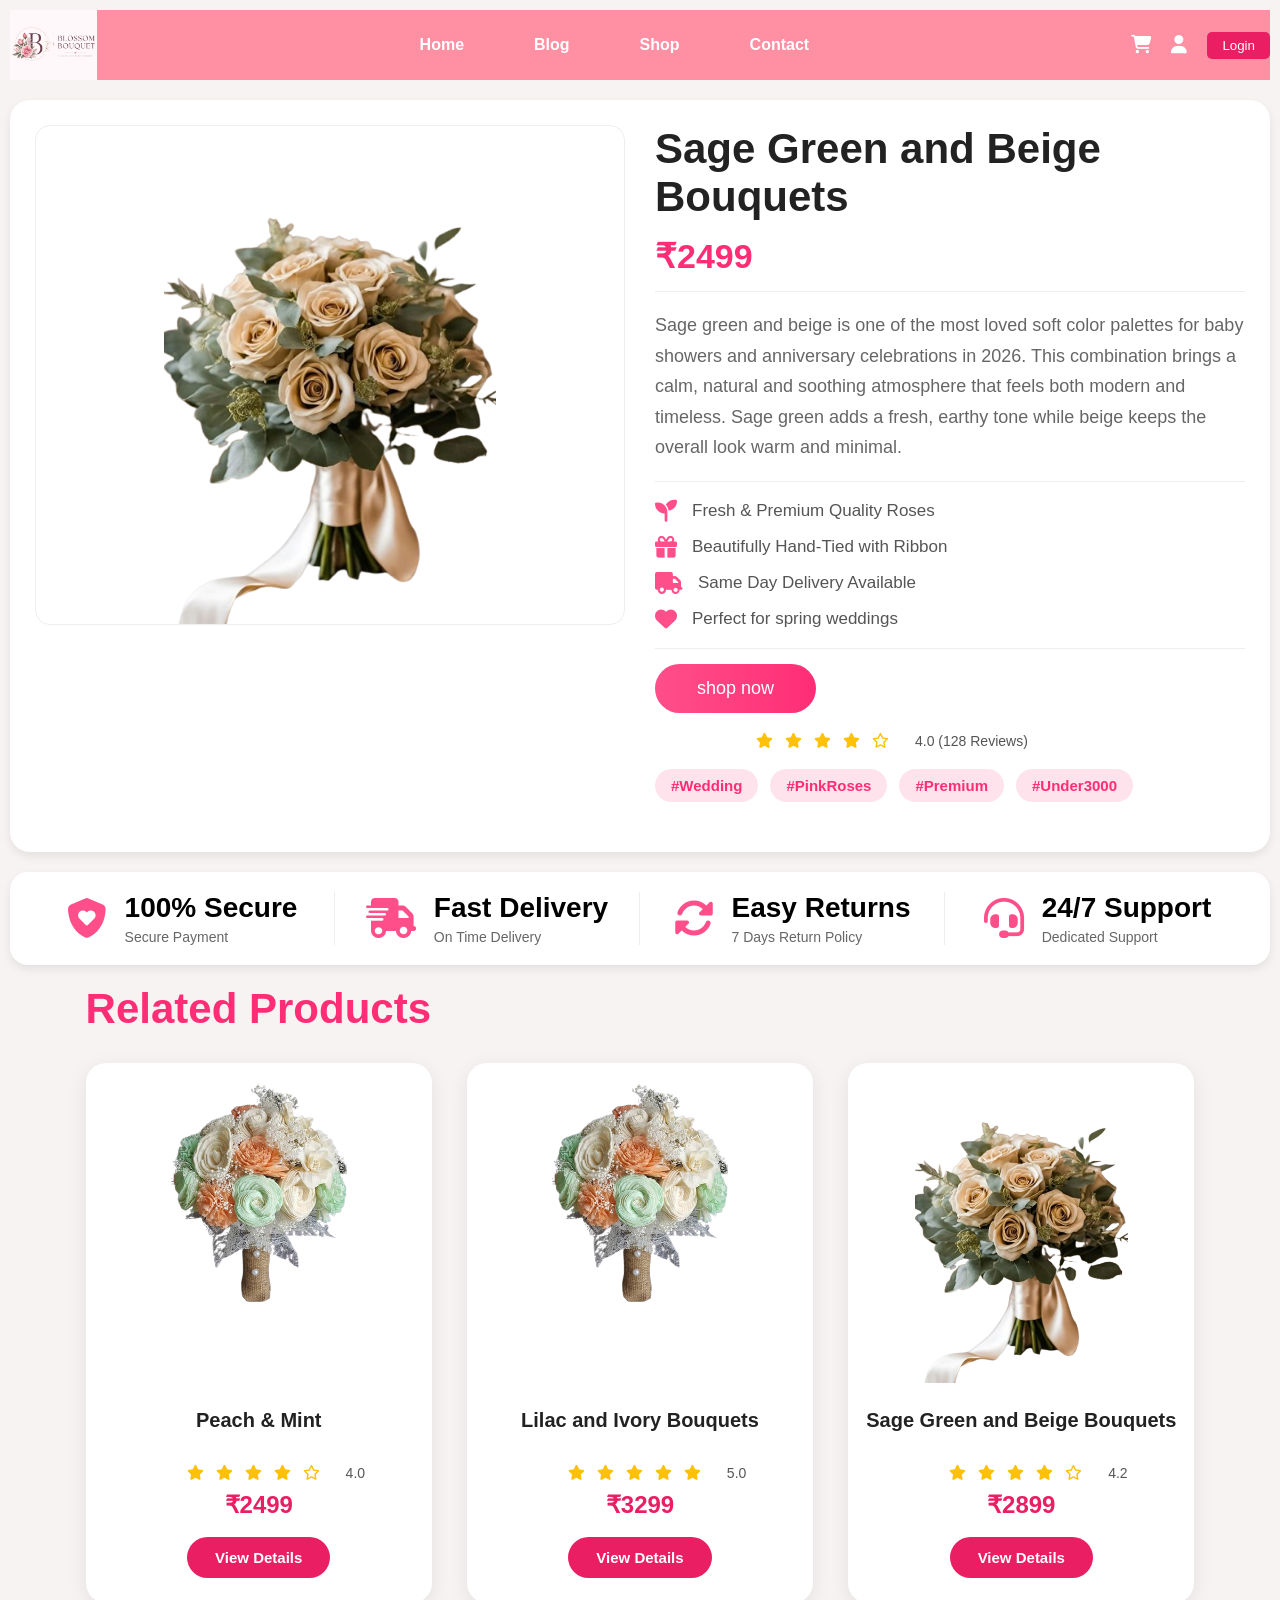
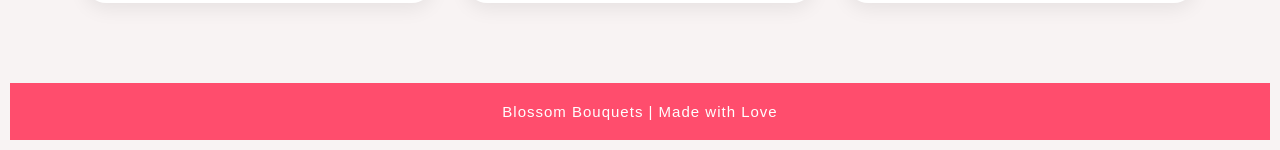
<file: product-detail-3.html>
<!DOCTYPE html>
<html lang="en">
<head>
    <meta charset="UTF-8">
    <meta name="viewport" content="width=device-width, initial-scale=1.0">
    <title>Blossom Bouquet Products</title>

    <meta name="description" content="Explore beautiful wedding flower collections, bouquets, decorations and floral designs for every special occasion.">

    <meta name="keywords" content="wedding flowers, bouquets, floral decorations, flower shop">

    <link rel="stylesheet" href="product-detail-1.css">

    <link rel="stylesheet"
    href="https://cdnjs.cloudflare.com/ajax/libs/font-awesome/6.5.0/css/all.min.css">
</head>

<body>

    <header>
    <div class="navbar">

        
        <div class="logo">
            <img src="logo.png" alt="Blossom Bouquet Logo">
        </div>

        
        <nav>
            <a href="index.html">Home</a>
            <a href="flowerblog.html">Blog</a>
            <a href="product grid.html">Shop</a>
            <a href="contactblog.html">Contact</a>
        </nav>

    
        <div class="nav-icons">
            <i class="fa-solid fa-cart-shopping"></i>
            <i class="fa-solid fa-user"></i>
            <button class="login-btn">Login</button>
        </div>

    </div>
</header>


    

   

    <!-- Product Section -->

    <section class="product-section">

        <div class="product-container">

            <!-- Left Side Image -->

            <div class="product-image">
                <img src="grid-10.png" alt="Bouquet">
            </div>

            <!-- Right Side Content -->

            <div class="product-content">

                <h1>Sage Green and Beige Bouquets</h1>

                <h2>₹2499</h2>

                <hr>

                <p>
                    Sage green and beige is one of the most loved soft color palettes for baby showers and anniversary celebrations in 2026. This combination brings a calm, natural and soothing atmosphere that feels both modern and timeless. Sage green adds a fresh, earthy tone while beige keeps the overall look warm and minimal.
                </p>

                <hr>

                <div class="features">

                    <div class="feature">
                        <i class="fa-solid fa-seedling"></i>
                        <span>Fresh & Premium Quality Roses</span>
                    </div>

                    <div class="feature">
                        <i class="fa-solid fa-gift"></i>
                        <span>Beautifully Hand-Tied with Ribbon</span>
                    </div>

                    <div class="feature">
                        <i class="fa-solid fa-truck"></i>
                        <span>Same Day Delivery Available</span>
                    </div>

                    <div class="feature">
                        <i class="fa-solid fa-heart"></i>
                        <span>Perfect for spring weddings</span>
                    </div>

                </div>

                <hr>

                <button class="details-btn">shop now</button>

                <!-- Rating -->

                <div class="rating">

                    <i class="fa-solid fa-star"></i>
                    <i class="fa-solid fa-star"></i>
                    <i class="fa-solid fa-star"></i>
                    <i class="fa-solid fa-star"></i>
                    <i class="fa-regular fa-star"></i>

                    <span>4.0 (128 Reviews)</span>

                </div>

                <div class="mini-filter">

    <a href="productblog.html">#Wedding</a>

    <a href="productblog.html">#PinkRoses</a>

    <a href="productblog.html">#Premium</a>

    <a href="productblog.html">#Under3000</a>

</div>

            </div>

        </div>

    </section>

    <!-- Bottom Features -->

    <section class="bottom-box">

        <div class="box">

            <i class="fa-solid fa-shield-heart"></i>

            <div>
                <h3>100% Secure</h3>
                <p>Secure Payment</p>
            </div>

        </div>

        <div class="box">

            <i class="fa-solid fa-truck-fast"></i>

            <div>
                <h3>Fast Delivery</h3>
                <p>On Time Delivery</p>
            </div>

        </div>

        <div class="box">

            <i class="fa-solid fa-rotate"></i>

            <div>
                <h3>Easy Returns</h3>
                <p>7 Days Return Policy</p>
            </div>

        </div>

        <div class="box">

            <i class="fa-solid fa-headset"></i>

            <div>
                <h3>24/7 Support</h3>
                <p>Dedicated Support</p>
            </div>

        </div>

    </section>
    <section class="related">
        <h2>Related Products</h2>
        <div class="product-grid">
            
    

<!-- PRODUCT 1 -->

<div class="product-card">

<img src="grid-11.png">

<h3>Peach & Mint</h3>

<div class="rating">

<i class="fa-solid fa-star"></i>
<i class="fa-solid fa-star"></i>
<i class="fa-solid fa-star"></i>
<i class="fa-solid fa-star"></i>
<i class="fa-regular fa-star"></i>

<span>4.0</span>

</div>

<p class="price">₹2499</p>

<a href="product-detail.html" class="btn">
View Details
</a>

</div>

<!-- PRODUCT 2 -->

<div class="product-card">

<img src="grid-11.png">

<h3>Lilac and Ivory Bouquets</h3>

<div class="rating">

<i class="fa-solid fa-star"></i>
<i class="fa-solid fa-star"></i>
<i class="fa-solid fa-star"></i>
<i class="fa-solid fa-star"></i>
<i class="fa-solid fa-star"></i>

<span>5.0</span>

</div>

<p class="price">₹3299</p>

<a href="product-detail.html" class="btn">
View Details
</a>

</div>

<!-- PRODUCT 3 -->

<div class="product-card">

<img src="grid-10.png">

<h3>Sage Green and Beige Bouquets </h3>

<div class="rating">

<i class="fa-solid fa-star"></i>
<i class="fa-solid fa-star"></i>
<i class="fa-solid fa-star"></i>
<i class="fa-solid fa-star"></i>
<i class="fa-regular fa-star"></i>

<span>4.2</span>

</div>

<p class="price">₹2899</p>

<a href="product-detail.html" class="btn">
View Details
</a>

</div>
        
    </section>
    <footer>
    

<p>Blossom Bouquets | Made with Love</p>
    

</footer>
    

</body>
</html>
</file>
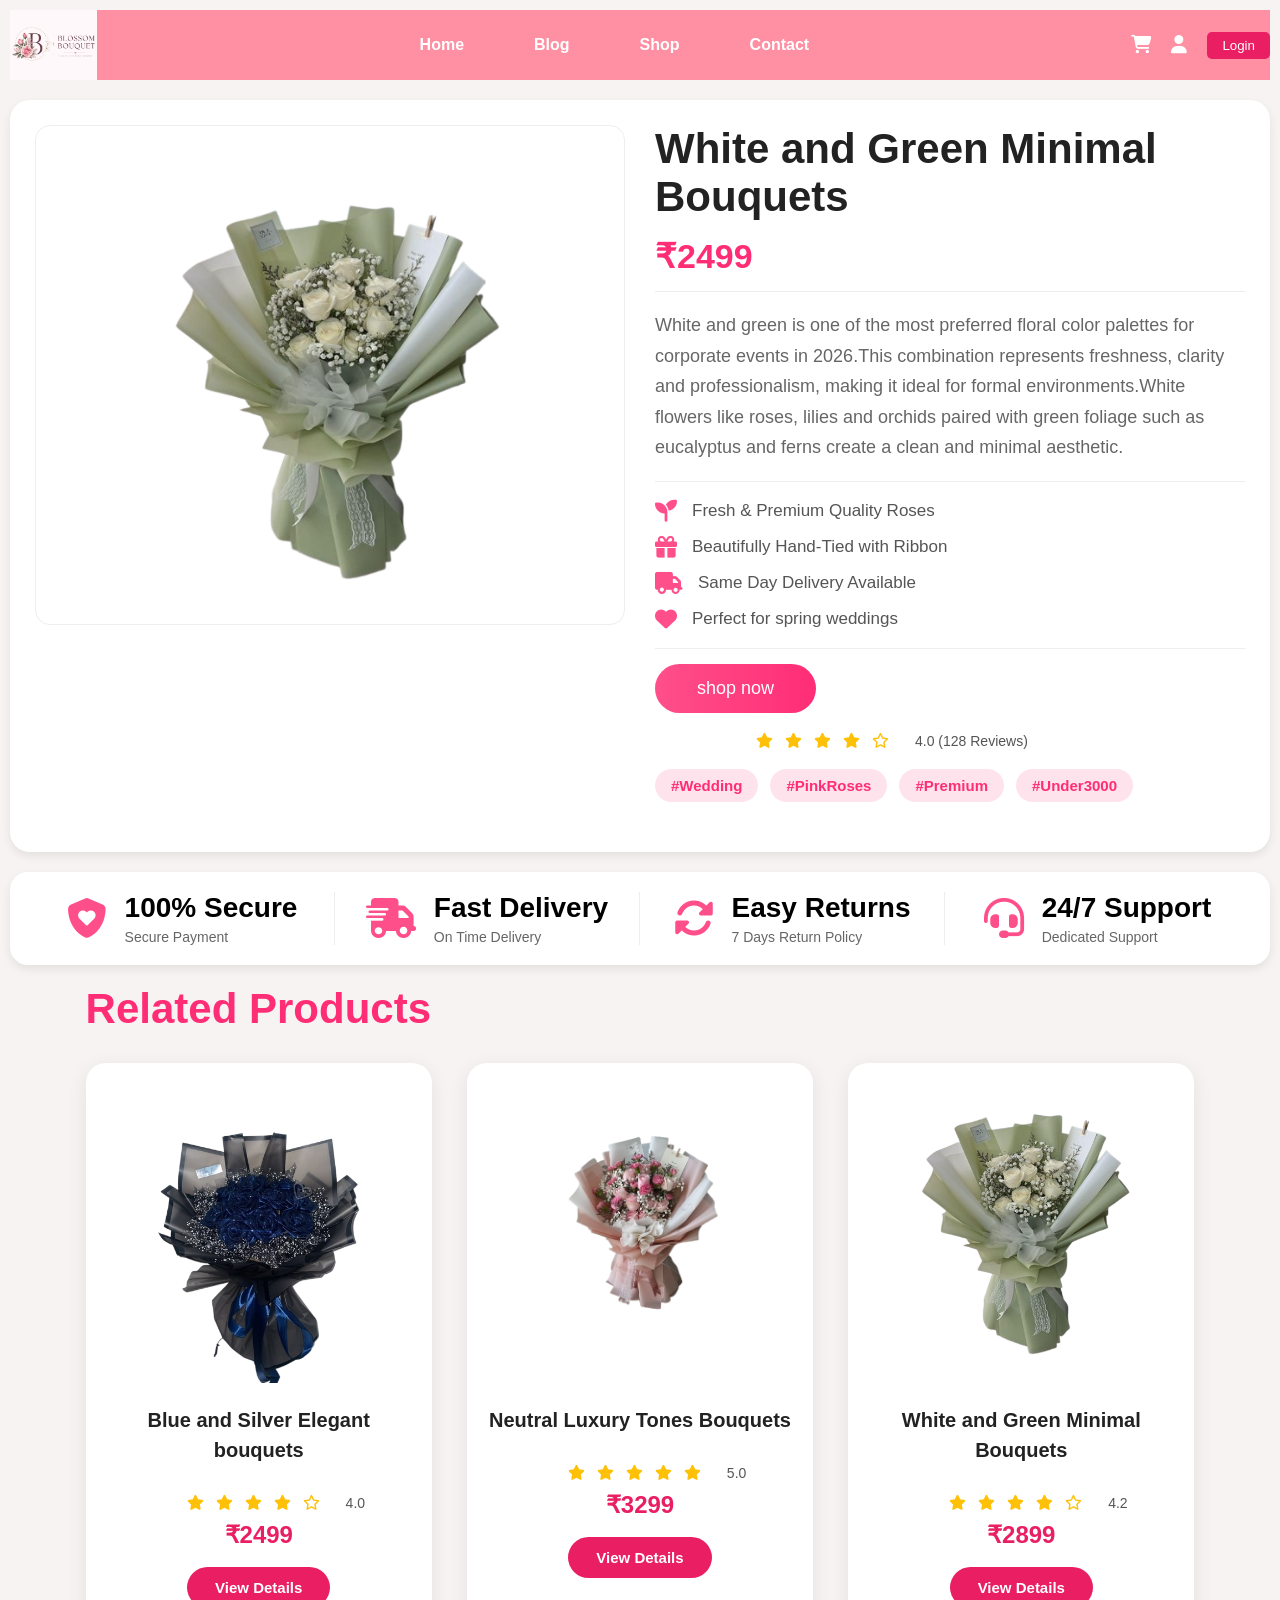
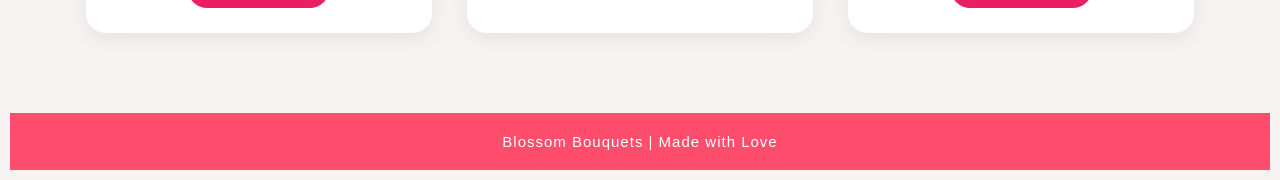
<file: product-detail-4.html>
<!DOCTYPE html>
<html lang="en">
<head>
    <meta charset="UTF-8">
    <meta name="viewport" content="width=device-width, initial-scale=1.0">
    <title>Blossom Bouquet Products</title>

    <meta name="description" content="Explore beautiful wedding flower collections, bouquets, decorations and floral designs for every special occasion.">

    <meta name="keywords" content="wedding flowers, bouquets, floral decorations, flower shop">

    <link rel="stylesheet" href="product-detail-1.css">

    <link rel="stylesheet"
    href="https://cdnjs.cloudflare.com/ajax/libs/font-awesome/6.5.0/css/all.min.css">
</head>

<body>

    <header>
    <div class="navbar">

        
        <div class="logo">
            <img src="logo.png" alt="Blossom Bouquet Logo">
        </div>

        
        <nav>
            <a href="index.html">Home</a>
            <a href="flowerblog.html">Blog</a>
            <a href="product grid.html">Shop</a>
            <a href="contactblog.html">Contact</a>
        </nav>

    
        <div class="nav-icons">
            <i class="fa-solid fa-cart-shopping"></i>
            <i class="fa-solid fa-user"></i>
            <button class="login-btn">Login</button>
        </div>

    </div>
</header>


    

   

    <!-- Product Section -->

    <section class="product-section">

        <div class="product-container">

            <!-- Left Side Image -->

            <div class="product-image">
                <img src="grid-13.png" alt="Bouquet">
            </div>

            <!-- Right Side Content -->

            <div class="product-content">

                <h1>White and Green Minimal Bouquets</h1>

                <h2>₹2499</h2>

                <hr>

                <p>
                    White and green is one of the most preferred floral color palettes for corporate events in 2026.This combination represents freshness, clarity and professionalism, making it ideal for formal environments.White flowers like roses, lilies and orchids paired with green foliage such as eucalyptus and ferns create a clean and minimal aesthetic.

                <hr>

                <div class="features">

                    <div class="feature">
                        <i class="fa-solid fa-seedling"></i>
                        <span>Fresh & Premium Quality Roses</span>
                    </div>

                    <div class="feature">
                        <i class="fa-solid fa-gift"></i>
                        <span>Beautifully Hand-Tied with Ribbon</span>
                    </div>

                    <div class="feature">
                        <i class="fa-solid fa-truck"></i>
                        <span>Same Day Delivery Available</span>
                    </div>

                    <div class="feature">
                        <i class="fa-solid fa-heart"></i>
                        <span>Perfect for spring weddings</span>
                    </div>

                </div>

                <hr>

                <button class="details-btn">shop now</button>

                <!-- Rating -->

                <div class="rating">

                    <i class="fa-solid fa-star"></i>
                    <i class="fa-solid fa-star"></i>
                    <i class="fa-solid fa-star"></i>
                    <i class="fa-solid fa-star"></i>
                    <i class="fa-regular fa-star"></i>

                    <span>4.0 (128 Reviews)</span>

                </div>

                <div class="mini-filter">

    <a href="productblog.html">#Wedding</a>

    <a href="productblog.html">#PinkRoses</a>

    <a href="productblog.html">#Premium</a>

    <a href="productblog.html">#Under3000</a>

</div>

            </div>

        </div>
        

    </section>

    <!-- Bottom Features -->

    <section class="bottom-box">

        <div class="box">

            <i class="fa-solid fa-shield-heart"></i>

            <div>
                <h3>100% Secure</h3>
                <p>Secure Payment</p>
            </div>

        </div>

        <div class="box">

            <i class="fa-solid fa-truck-fast"></i>

            <div>
                <h3>Fast Delivery</h3>
                <p>On Time Delivery</p>
            </div>

        </div>

        <div class="box">

            <i class="fa-solid fa-rotate"></i>

            <div>
                <h3>Easy Returns</h3>
                <p>7 Days Return Policy</p>
            </div>

        </div>

        <div class="box">

            <i class="fa-solid fa-headset"></i>

            <div>
                <h3>24/7 Support</h3>
                <p>Dedicated Support</p>
            </div>

        </div>

        

        

    </section>
    <section class="related">
        <h2>Related Products</h2>
        <div class="product-grid">
            
    

<!-- PRODUCT 1 -->

<div class="product-card">

<img src="grid-14.png">

<h3>Blue and Silver Elegant bouquets</h3>

<div class="rating">

<i class="fa-solid fa-star"></i>
<i class="fa-solid fa-star"></i>
<i class="fa-solid fa-star"></i>
<i class="fa-solid fa-star"></i>
<i class="fa-regular fa-star"></i>

<span>4.0</span>

</div>

<p class="price">₹2499</p>

<a href="product-detail.html" class="btn">
View Details
</a>

</div>

<!-- PRODUCT 2 -->

<div class="product-card">

<img src="grid-15.png">

<h3>Neutral Luxury Tones Bouquets</h3>

<div class="rating">

<i class="fa-solid fa-star"></i>
<i class="fa-solid fa-star"></i>
<i class="fa-solid fa-star"></i>
<i class="fa-solid fa-star"></i>
<i class="fa-solid fa-star"></i>

<span>5.0</span>

</div>

<p class="price">₹3299</p>

<a href="product-detail.html" class="btn">
View Details
</a>

</div>

<!-- PRODUCT 3 -->

<div class="product-card">

<img src="grid-13.png">

<h3>White and Green Minimal Bouquets </h3>

<div class="rating">

<i class="fa-solid fa-star"></i>
<i class="fa-solid fa-star"></i>
<i class="fa-solid fa-star"></i>
<i class="fa-solid fa-star"></i>
<i class="fa-regular fa-star"></i>

<span>4.2</span>

</div>

<p class="price">₹2899</p>

<a href="product-detail.html" class="btn">
View Details
</a>

</div>
        
    </section>
    <footer>
    

<p>Blossom Bouquets | Made with Love</p>
    

</footer>
    

</body>
</html>
</file>
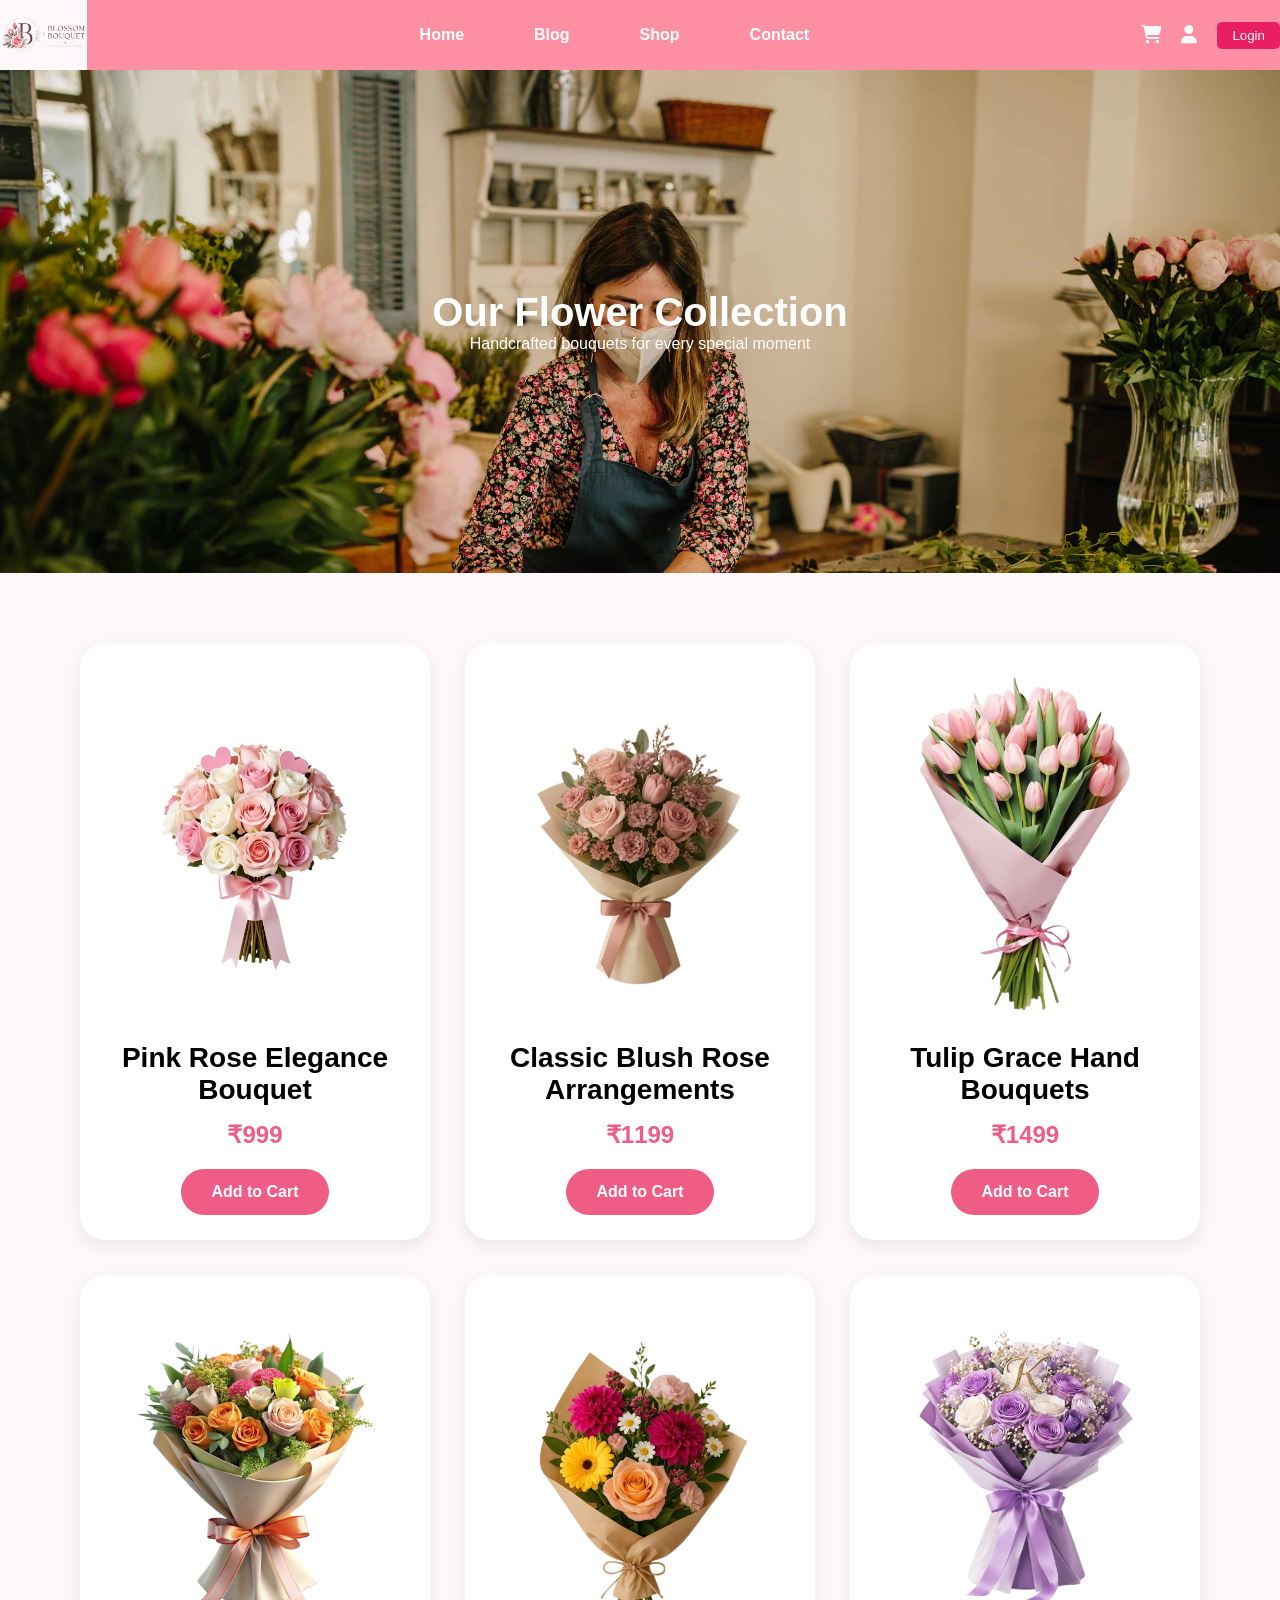
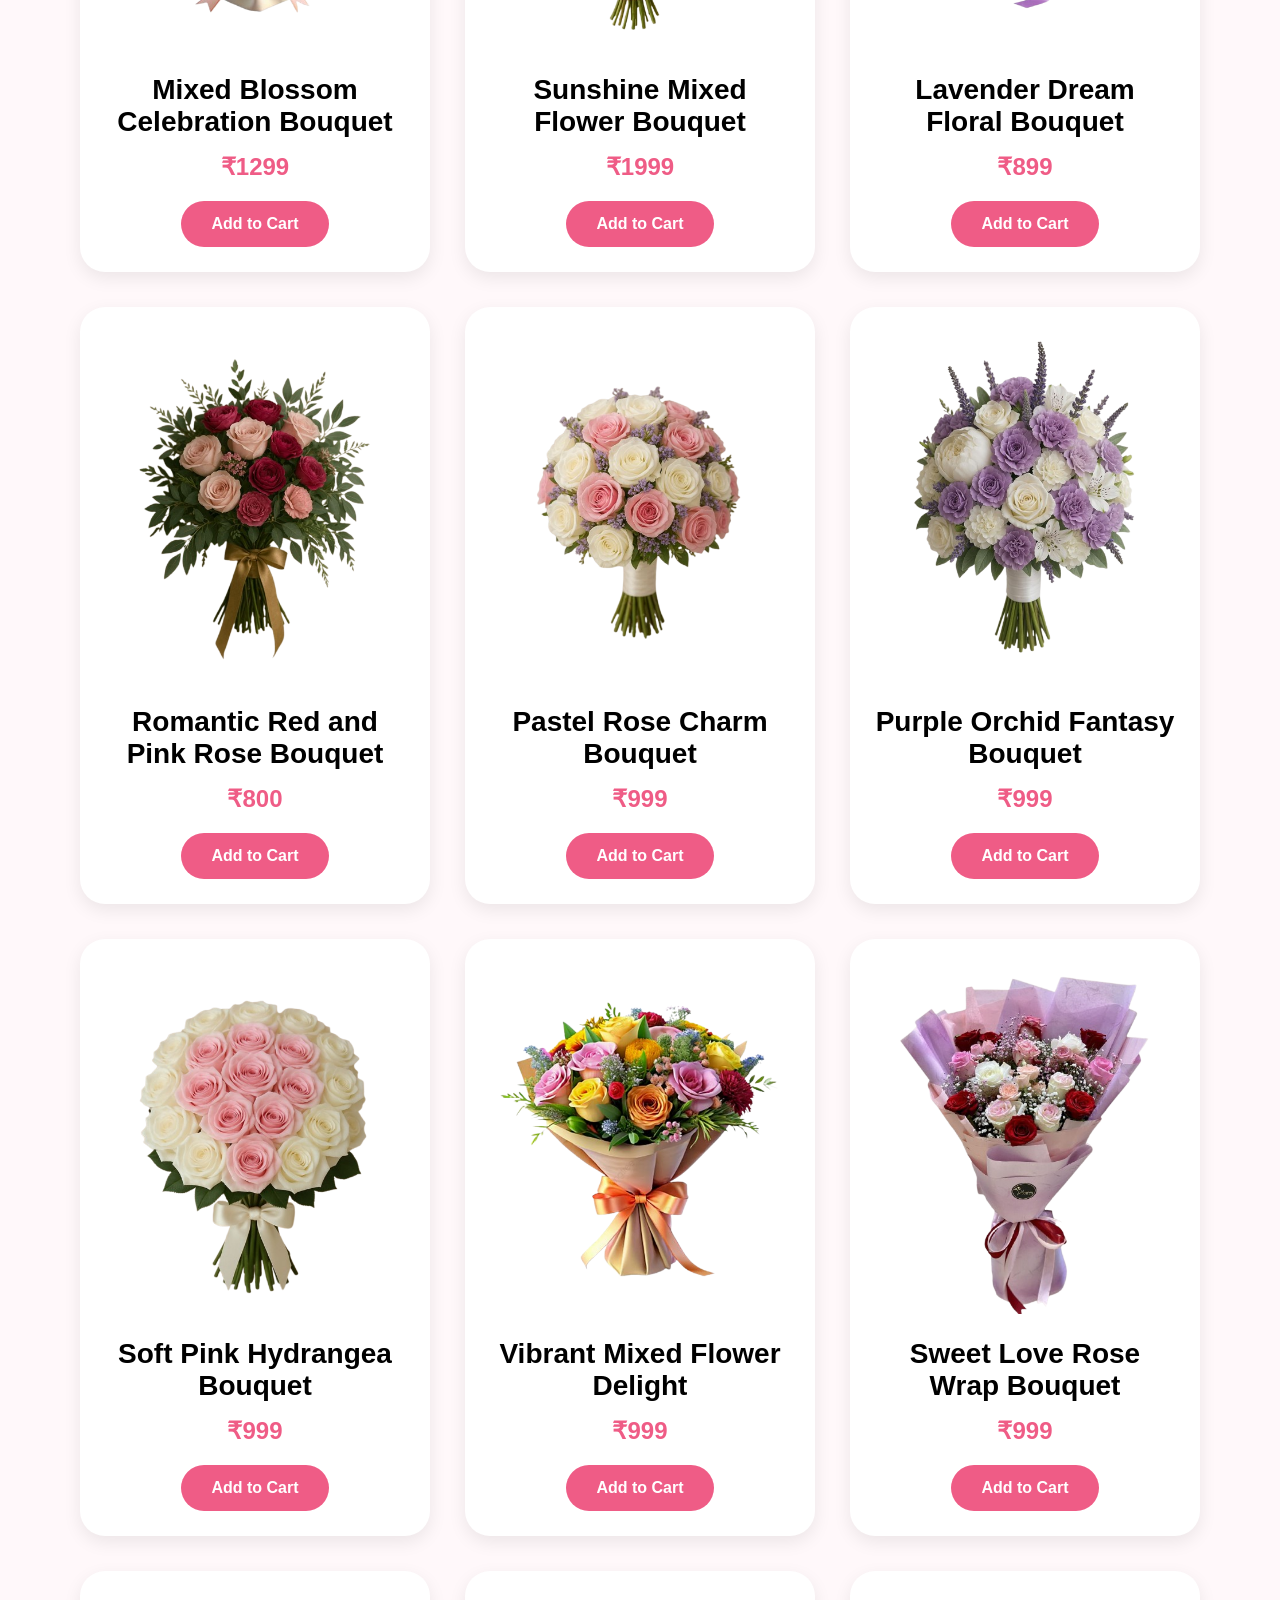
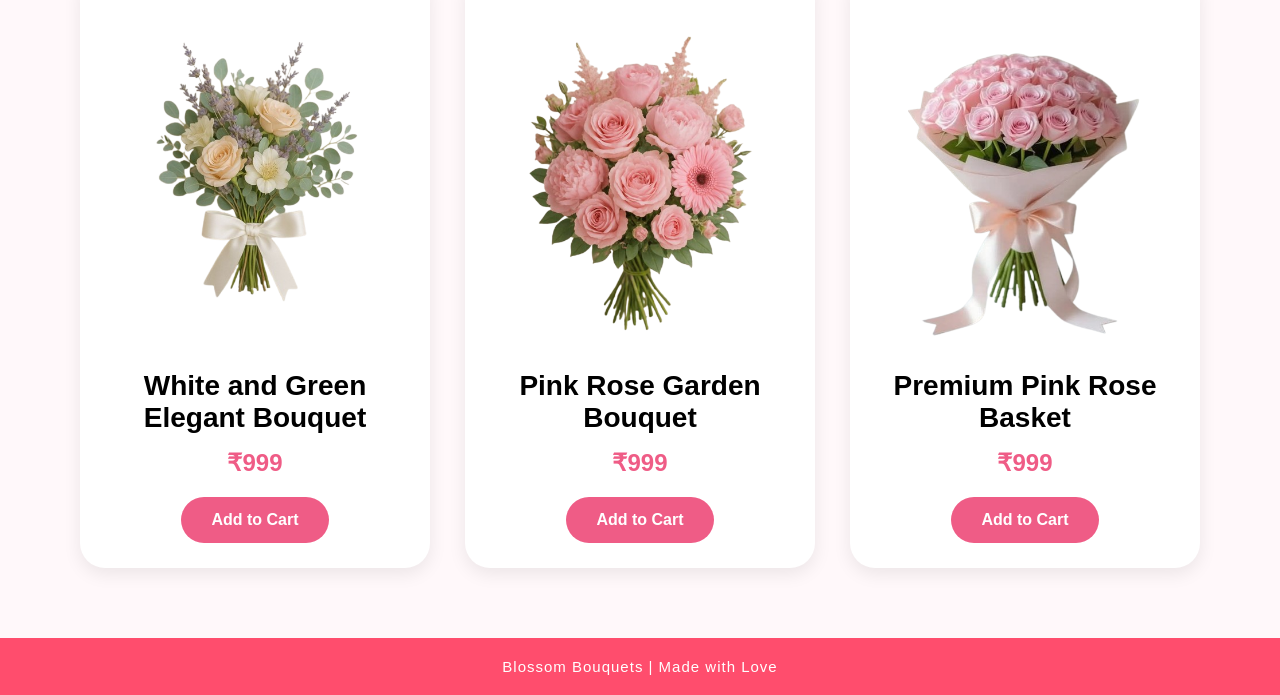
<file: productblog.html>
<!DOCTYPE html>
<html>
<head>
<title>Blossom Bouquet Products</title>

<meta name="description" content="Explore beautiful wedding flower collections, bouquets, decorations and floral designs for every special occasion.">

<meta name="keywords" content="wedding flowers, bouquets, floral decorations, flower shop">
<meta name="viewport" content="width=device-width, initial-scale=1.0">
<link rel="stylesheet" href="productsblog.css">
<link rel="stylesheet" href="https://cdnjs.cloudflare.com/ajax/libs/font-awesome/6.5.0/css/all.min.css">
</head>

<header>
    <div class="navbar">

        
        <div class="logo">
            <img src="logo.png" alt="Blossom Bouquet Logo">
        </div>

        
        <nav>
            <a href="index.html">Home</a>
            <a href="flowerblog.html">Blog</a>
            <a href="product grid.html">Shop</a>
            <a href="contactblog.html">Contact</a>
        </nav>

    
        <div class="nav-icons">
            <i class="fa-solid fa-cart-shopping"></i>
            <i class="fa-solid fa-user"></i>
            <button class="login-btn">Login</button>
        </div>

    </div>
</header>

<div class="heading">
<h1>Our Flower Collection</h1>
<p>Handcrafted bouquets for every special moment</p>
</div>

<body>

<section class="product-page">



<div class="product-grid">

<div class="product-card">
<img src="blog-1 (1).png" alt="">
<h3>Pink Rose Elegance Bouquet</h3>
<p class="price">₹999</p>
<a href="#" class="btn">Add to Cart</a>
</div>

<div class="product-card">
<img src="blog-1 (2).png" alt="">
<h3>Classic Blush Rose Arrangements</h3>
<p class="price">₹1199</p>
<a href="#" class="btn">Add to Cart</a>
</div>

<div class="product-card">
<img src="blog-1 (3).png" alt="">
<h3>Tulip Grace Hand Bouquets</h3>
<p class="price">₹1499</p>
<a href="#" class="btn">Add to Cart</a>
</div>

<div class="product-card">
<img src="blog-1 (4).png" alt="">
<h3>Mixed Blossom Celebration Bouquet</h3>
<p class="price">₹1299</p>
<a href="#" class="btn">Add to Cart</a>
</div>

<div class="product-card">
<img src="blog-1 (5).png" alt="">
<h3>Sunshine Mixed Flower Bouquet</h3>
<p class="price">₹1999</p>
<a href="#" class="btn">Add to Cart</a>
</div>

<div class="product-card">
<img src="blog-1 (6).png" alt="">
<h3>Lavender Dream Floral Bouquet</h3>
<p class="price">₹899</p>
<a href="#" class="btn">Add to Cart</a>
</div>
<div class="product-card">
<img src="blog-1 (7).png" alt="">
<h3>Romantic Red and Pink Rose Bouquet</h3>
<p class="price">₹800</p>
<a href="#" class="btn">Add to Cart</a>
</div>
<div class="product-card">
<img src="blog-1 (8).png" alt="">
<h3>Pastel Rose Charm Bouquet</h3>
<p class="price">₹999</p>
<a href="#" class="btn">Add to Cart</a>
</div>
<div class="product-card">
<img src="blog-1 (9).png" alt="">
<h3>Purple Orchid Fantasy Bouquet</h3>
<p class="price">₹999</p>
<a href="#" class="btn">Add to Cart</a>
</div>
<div class="product-card">
<img src="blog-1 (10).png" alt="">
<h3>Soft Pink Hydrangea Bouquet</h3>
<p class="price">₹999</p>
<a href="#" class="btn">Add to Cart</a>
</div>
<div class="product-card">
<img src="blog-1 (11).png" alt="">
<h3>Vibrant Mixed Flower Delight</h3>
<p class="price">₹999</p>
<a href="#" class="btn">Add to Cart</a>
</div>
<div class="product-card">
<img src="blog-1 (12).png" alt="">
<h3>Sweet Love Rose Wrap Bouquet</h3>
<p class="price">₹999</p>
<a href="#" class="btn">Add to Cart</a>
</div>
<div class="product-card">
<img src="blog-1 (13).png" alt="">
<h3>White and Green Elegant Bouquet</h3>
<p class="price">₹999</p>
<a href="#" class="btn">Add to Cart</a>
</div>
<div class="product-card">
<img src="blog-1 (14).png" alt="">
<h3>Pink Rose Garden Bouquet</h3>
<p class="price">₹999</p>
<a href="#" class="btn">Add to Cart</a>
</div>

<div class="product-card">
<img src="blog-1 (16).png" alt="">
<h3>Premium Pink Rose Basket</h3>
<p class="price">₹999</p>
<a href="#" class="btn">Add to Cart</a>
</div>


</div>

</section>

<footer>
    <p>  Blossom Bouquets | Made with Love </p>
</footer>

</body>
</html>
</file>
<file: style.css>
body {
    margin: 0;
    font-family: 'Segoe UI', sans-serif;
    background-color: #fffafc;
}


header {
    background: #ff4d6d;
    color: white;
    text-align: center;
}


.navbar {
    display: flex;
    justify-content: center;
    background: #ff8fa3;
}

nav a {
    padding: 14px 20px;
    text-decoration: none;
    color: white;
    font-weight: bold;
}

nav a:hover {
    background: #ff4d6d;
}


.hero {
    background: url('img-9.jpg');
    background-size: cover;
    color: white;
    text-align: center;
    padding: 220px 20px;
}

.hero h1 {
    font-size: 40px;
}


.container {
    padding: 30px;
}


.blog {
    margin-bottom: 40px;
}

.blog h2 {
    color: #ff4d6d;
}


.products {
    display: grid;
    grid-template-columns: repeat(auto-fit, minmax(250px, 1fr));
    gap: 20px;
}

.card {
    background: white;
    border-radius: 10px;
    box-shadow: 0 4px 10px rgba(0,0,0,0.1);
    overflow: hidden;
    text-align: center;
}

.card img {
    width: 100%;
    height: 350px;
    object-fit: cover;
}

.card h3 {
    margin: 10px 0;
}

.price {
    color: #ff4d6d;
    font-weight: bold;
}

button {
    background: #ff4d6d;
    color: white;
    border: none;
    padding: 10px;
    margin: 10px;
    cursor: pointer;
    border-radius: 5px;
}

button:hover {
    background: #e63950;
}


footer {
    background: #ff4d6d;
    color: white;
    text-align: center;
    padding: 15px;
}

* {
    margin: 0;
    padding: 0;
    box-sizing: border-box;
    font-family: Arial, sans-serif;
}

header {
    background: white;
    box-shadow: 0 2px 10px rgba(0,0,0,0.1);
}

.navbar {
    display: flex;
    align-items: center;
    justify-content: space-between;
}

/* Logo */
.logo img {
    height: 70px;   
    width: auto;
    background-color: #fff8fa;
    display:block ;
}

/* Center Nav */
nav {
    display: flex;
    gap: 30px;
}

nav a {
    text-decoration: none;
    color: #333;
    font-weight: 500;
    transition: 0.3s;
}

nav a:hover {
    color: #e91e63;
}

/* Right Icons */
.nav-icons {
    display: flex;
    align-items: center;
    gap: 20px;
}

.nav-icons i {
    font-size: 18px;
    cursor: pointer;
    transition: 0.3s;
}

.nav-icons i:hover {
    color: #e91e63;
}

/* Login Button */
.login-btn {
    padding: 6px 15px;
    border: none;
    background: #e91e63;
    color: white;
    border-radius: 5px;
    cursor: pointer;
}

.login-btn:hover {
    background: #c2185b;
}
.content{
    padding-top: 10px;
}

.custom-list{
list-style-type:none;
padding-left: 0;
margin-top: 20px;
}

.custom-list li{
    position:relative;
    padding-left:35px;
    line-height:1.8;
    margin-bottom:18px;
}

.custom-list li::before{
content:"🌸 ";
position: absolute;
left: 0;
top: 0;
}

.blog p{
    padding-left: 20px;
    margin-top: 20px;
}

.flowers{
padding: 25px;
}

.bouquets{
display:flex;
justify-content:space-between;
align-items:flex-start;
gap:60px;
margin-bottom:80px;
}

.add{
    display:flex;
}


.story{
width:58%;
}


.homeimages{
width:25%;
display:flex;
flex-direction:column;
gap:150px;
}

.homeimages img{
width:100%;
border-radius:35px;
}

.blog-right{
width:22%;
}

.quote-box{
background:#fff0f3;
padding:30px;
border-radius:20px;
margin-bottom:25px;
}

.quote-box span{
font-size:45px;
color:#ef5c86;
}

.quote-box p{
line-height:1.6;
}

.quote-box h4{
color:#ef5c86;
}

.feature-box{
background:white;
padding:25px;
margin-bottom:20px;
border-radius:18px;
box-shadow:0 4px 12px rgba(0,0,0,.08);
}

.homeimages img:first-child{
margin-top:50px;
}

.services{
padding:80px;
background:#fff8fa;
}

.section-title{
text-align:center;
font-size:40px;
color:#ef5c86;
margin-bottom:60px;
}

.card-row{
display:grid;
gap:30px;
justify-content:center;
flex-wrap:wrap;
grid-template-columns:repeat(4,1fr);
}

.service-card{
width:280px;
background:white;
padding:22px;
border-radius:25px;
text-align:center;
box-shadow:0 6px 18px rgba(0,0,0,.08);
transition:.3s;
}

.service-card:hover{
transform:translateY(-8px);
}

.service-card img{
width:100%;
height:240px;
object-fit:cover;
border-radius:20px;
margin-bottom:20px;
}

.service-card h3{
font-size:28px;
margin-bottom:15px;
color:#ef5c86;
}

.service-card p{
line-height:1.7;
margin-bottom:25px;
}

.service-card a{
text-decoration:none;
background:#ef5c86;
color:white;
padding:12px 28px;
border-radius:30px;
display:inline-block;
}

.flower-section{
    margin-top:40px;
}

.flower-row{
    display:grid;

    grid-template-columns:2fr 1fr;

    gap:30px;

    align-items:center;

    margin-bottom:40px;
}

/* Image */

.side-image img{
    width:100%;

    height:220px;

    object-fit:cover;

    border-radius:25px;
}



/* =========================================
   TABLET RESPONSIVE
========================================= */

@media screen and (max-width:768px){

    body{
        overflow-x:hidden;
    }

    /* NAVBAR */

    .navbar{
        padding:15px 20px;

        display:flex;
        justify-content:space-between;
        align-items:center;

        gap:10px;
    }

    .logo img{
        height:55px;
    }

    nav{
        display:flex;
        gap:12px;
    }

    nav a{
        font-size:14px;
        padding:5px;
        white-space:nowrap;
    }

    .nav-icons{
        gap:10px;
    }

    .nav-icons i{
        font-size:16px;
    }

    .login-btn{
        padding:5px 10px;
        font-size:12px;
    }

    /* HERO */

    .hero{
        padding:140px 20px;
        background-position:center;
    }

    .hero h1{
        font-size:34px;
    }

    .hero p{
        font-size:18px;
    }

    /* PRODUCTS */

    .products{
        grid-template-columns:repeat(2,1fr);
    }

    .card img{
        height:260px;
    }

    /* FLOWER SECTION */

    .flower-row{
        grid-template-columns:1.5fr 1fr;

        gap:20px;
    }

    .side-image img{
        height:180px;
    }

    /* SERVICES */

    .card-row{
        grid-template-columns:repeat(2,1fr);
    }

    .service-card{
        width:100%;
    }
}


/* =========================================
   MOBILE RESPONSIVE
========================================= */

@media screen and (max-width:480px){

    body{
        overflow-x:hidden;
    }

    /* NAVBAR */

    .navbar{
        padding:10px 8px;

        display:flex;
        justify-content:space-between;
        align-items:center;

        flex-wrap:nowrap;
    }

    .logo img{
        height:38px;
    }

    nav{
        display:flex;
        gap:6px;

        flex-wrap:nowrap;
    }

    nav a{
        font-size:11px;

        padding:2px;

        white-space:nowrap;
    }

    .nav-icons{
        gap:5px;
    }

    .nav-icons i{
        font-size:13px;
    }

    .login-btn{
        padding:4px 7px;

        font-size:10px;
    }

    /* HERO */

    .hero{
        padding:90px 15px;
        background-position:center;
    }

    .hero h1{
        font-size:24px;
        line-height:1.4;
    }

    .hero p{
        font-size:14px;
    }

    /* CONTAINER */

    .container{
        padding:15px;
    }

    .container h2{
        font-size:30px;
        margin-bottom:20px;
    }

    /* PRODUCT CARDS */

    .products{
        display:flex;
        flex-direction:column;
        align-items:center;

        gap:20px;
    }

    .card{
        width:100%;
        max-width:320px;

        border-radius:18px;
    }

    .card img{
        width:100%;

        height:240px;

        object-fit:contain;

        background:white;

        padding:10px;
    }

    .card h3{
        font-size:20px;
    }

    .price{
        font-size:18px;
    }

    .card button{
        font-size:14px;
        padding:9px 18px;
    }

    /* FLOWER SECTION */

    .flower-row{
        grid-template-columns:1.3fr 1fr;

        gap:14px;

        align-items:start;
    }

    .blog{
        margin-bottom:20px;
    }

    .blog h2{
        font-size:20px;

        line-height:1.4;

        margin-bottom:10px;
    }

    .custom-list li{
        font-size:13px;

        line-height:1.7;

        margin-bottom:10px;

        padding-left:22px;
    }

    .side-image img{
        width:100%;

        height:130px;

        object-fit:cover;

        border-radius:18px;
        margin-top: 140px;
    }

    /* SERVICES */

    .services{
        padding:50px 15px;
    }

    .section-title{
        font-size:30px;

        margin-bottom:35px;
    }

    .card-row{
        grid-template-columns:1fr;

        gap:22px;
    }

    .service-card{
        width:100%;

        max-width:320px;

        margin:auto;
    }

    .service-card img{
        height:220px;
    }

    .service-card h3{
        font-size:22px;
    }

    .service-card p{
        font-size:14px;
    }

    .service-card a{
        padding:10px 22px;

        font-size:14px;
    }

    /* FOOTER */

    footer p{
        font-size:14px;
    }
}
</file>
<file: contactblog.css>
header {
    background: white;
    box-shadow: 0 2px 10px rgba(0,0,0,0.1);
}

.navbar {
    display: flex;
    align-items: center;
    justify-content: space-between;
    background: #ff8fa3;
}

/* Logo */
.logo img {
    height: 70px;   
    width: auto;
    background-color: #fff8fa;
    display: block;
}

/* Center Nav */
nav {
    display: flex;
    gap: 30px;
}

nav a {
    text-decoration: none;
    color: #333;
    font-weight: 500;
    transition: 0.3s;
}

nav a:hover {
    color: #e91e63;
}

/* Right Icons */
.nav-icons {
    display: flex;
    align-items: center;
    gap: 20px;
}

.nav-icons i {
    font-size: 18px;
    cursor: pointer;
    transition: 0.3s;
}

.nav-icons i:hover {
    color: #e91e63;
}

/* Login Button */
.login-btn {
    padding: 6px 15px;
    border: none;
    background: #e91e63;
    color: white;
    border-radius: 5px;
    cursor: pointer;
}

.login-btn:hover {
    background: #c2185b;
}

header {
    background: #ff4d6d;
    color: white;
    text-align: center;
}




nav a {
    padding: 14px 20px;
    text-decoration: none;
    color: white;
    font-weight: bold;
}

nav a:hover {
    background: #ff4d6d;
}


.heading {
    background: url('img-5.jpg');
    background-size: cover;
    color: white;
    text-align: center;
    padding: 220px 20px;
}

.heading h1 {
    font-size: 40px;
}

*{
margin:0;
padding:0;
box-sizing:border-box;
font-family:Arial;
}

body{
background:#fff8fa;
}

.contact-page{
padding:80px;
}

/* Heading */
.contact-heading{
text-align:center;
margin-bottom:70px;
}

.contact-heading h1{
font-size:60px;
color:#ef5c86;
margin-bottom:18px;
}

.contact-heading p{
font-size:22px;
color:#666;
}

/* Layout */
.contact-wrapper{
display:flex;
gap:60px;
align-items:flex-start;
}

/* Info side */
.contact-info{
width:40%;
}

.info-box{
background:white;
padding:30px;
margin-bottom:25px;
border-radius:22px;
box-shadow:0 6px 16px rgba(0,0,0,.07);
}

.info-box h3{
color:#ef5c86;
margin-bottom:12px;
font-size:28px;
}

.info-box p{
font-size:18px;
line-height:1.7;
}

/* Form */
.contact-form{
width:60%;
background:white;
padding:45px;
border-radius:30px;
box-shadow:0 8px 18px rgba(0,0,0,.08);
}

.contact-form h2{
font-size:42px;
color:#ef5c86;
margin-bottom:30px;
}

.contact-form input,
.contact-form textarea{
width:100%;
padding:18px;
margin-bottom:20px;
border:1px solid #ddd;
border-radius:15px;
font-size:16px;
}

.contact-form textarea{
height:160px;
resize:none;
}

.contact-form button{
background:#ef5c86;
color:white;
padding:16px 35px;
border:none;
border-radius:30px;
font-size:18px;
cursor:pointer;
}

/* Map */
.map-box{
margin-top:80px;
text-align:center;
}

.map-box h2{
font-size:45px;
color:#ef5c86;
margin-bottom:30px;
}

.map-box iframe{
width:100%;
height:450px;
border:none;
border-radius:25px;
}

footer{
background:#ff4d6d;
padding:20px;
text-align:center;
}

footer p{
color:white;
font-size:15px;
letter-spacing:1px;
}


/* =========================
   MOBILE RESPONSIVE
========================= */

@media(max-width:768px){

/* Navbar */

.navbar{
        padding:10px 8px;

        display:flex;
        justify-content:space-between;
        align-items:center;

        flex-wrap:nowrap;
    }

    .logo img{
        height:38px;
    }

    nav{
        display:flex;
        gap:6px;

        flex-wrap:nowrap;
    }

    nav a{
        font-size:11px;

        padding:2px;

        white-space:nowrap;
    }

    .nav-icons{
        gap:5px;
    }

    .nav-icons i{
        font-size:13px;
    }

    .login-btn{
        padding:4px 7px;

        font-size:10px;
    }
/* Heading */

.heading{
padding:120px 20px;
background-position:center;
}

.heading h1{
font-size:34px;
line-height:1.3;
}

.heading p{
font-size:18px;
margin-top:12px;
line-height:1.6;
}

/* Contact Section */

.contact-page{
padding:40px 20px;
}

/* Layout */

.contact-wrapper{
flex-direction:column;
gap:35px;
}

/* Left Info */

.contact-info{
width:100%;
}

.info-box{
padding:22px;
}

.info-box h3{
font-size:24px;
}

.info-box p{
font-size:16px;
}

/* Form */

.contact-form{
width:100%;
padding:28px 22px;
border-radius:22px;
}

.contact-form h2{
font-size:32px;
margin-bottom:25px;
}

.contact-form input,
.contact-form textarea{
padding:15px;
font-size:15px;
border-radius:12px;
}

.contact-form textarea{
height:140px;
}

.contact-form button{
width:100%;
padding:15px;
font-size:17px;
}

/* Map */

.map-box{
margin-top:50px;
}

.map-box h2{
font-size:32px;
margin-bottom:20px;
}

.map-box iframe{
height:300px;
border-radius:18px;
}

}


/* =========================
   SMALL MOBILE
========================= */

@media(max-width:480px){

.heading{
padding:90px 15px;
}

.heading h1{
font-size:28px;
}

.heading p{
font-size:15px;
}

nav{
gap:5px;
}

nav a{
font-size:14px;
padding:8px 10px;
}

.contact-form h2{
font-size:28px;
}

.info-box h3{
font-size:22px;
}

.map-box h2{
font-size:28px;
}

}
</file>
<file: product grid.css>
/* RESET */

*{
margin:0;
padding:0;
box-sizing:border-box;
font-family:Arial, Helvetica, sans-serif;
}

/* BODY */

body{
background:#fff8fb;
color:#333;
}

/* NAVBAR */

.navbar {
    display: flex;
    align-items: center;
    justify-content: space-between;
    background: #ff8fa3;
}

/* Logo */
.logo img {
    height: 70px;   
    width: auto;
    background-color: #fff8fa;
    display: block;
}

/* Center Nav */
nav {
    display: flex;
    gap: 30px;
}

nav a {
    text-decoration: none;
    color: #333;
    font-weight: 500;
    transition: 0.3s;
}

nav a:hover {
    color: #e91e63;
}

/* Right Icons */
.nav-icons {
    display: flex;
    align-items: center;
    gap: 20px;
}

.nav-icons i {
    font-size: 18px;
    cursor: pointer;
    transition: 0.3s;
}

.nav-icons i:hover {
    color: #e91e63;
}

/* Login Button */
.login-btn {
    padding: 6px 15px;
    border: none;
    background: #e91e63;
    color: white;
    border-radius: 5px;
    cursor: pointer;
}

.login-btn:hover {
    background: #c2185b;
}

header {
    background: #ff4d6d;
    color: white;
    text-align: center;
}




nav a {
    padding: 14px 20px;
    text-decoration: none;
    color: white;
    font-weight: bold;
}

nav a:hover {
    background: #ff4d6d;
}

/* HEADING */

.heading{
text-align:center;
padding:70px 20px 40px;
}

.heading h1{
font-size:42px;
margin-bottom:15px;
color:#e91e63;
}

.heading p{
font-size:18px;
color:#666;
max-width:700px;
margin:auto;
line-height:1.7;
}

/* PRODUCT PAGE */

.product-page{
padding:20px 6% 80px;
}


/* PRODUCT GRID */

.product-grid{
display:grid;
grid-template-columns:repeat(auto-fit,minmax(280px,1fr));
gap:35px;
}

/* PRODUCT CARD */

.product-card{
background:white;
border-radius:20px;
overflow:hidden;
box-shadow:0 5px 20px rgba(0,0,0,0.08);
transition:0.4s;
text-align:center;
padding-bottom:25px;
position:relative;
}

.product-card:hover{
transform:translateY(-10px);
}

/* PRODUCT IMAGE */

.product-card img{
width:100%;
height:320px;
object-fit:contain;
transition:0.4s;
}

.product-card:hover img{
transform:scale(1.05);
}

/* PRODUCT TITLE */

.product-card h3{
font-size:20px;
padding:18px 15px 10px;
line-height:1.5;
color:#222;
}

/* RATING */

.rating{
margin-bottom:10px;
}

.rating i{
color:#ffc107;
font-size:15px;
margin:0 1px;
}

.rating span{
font-size:14px;
color:#555;
margin-left:5px;
}

/* PRICE */

.price{
font-size:24px;
font-weight:bold;
color:#e91e63;
margin-bottom:18px;
}

/* BUTTON */

.btn{
display:inline-block;
padding:12px 28px;
background:#e91e63;
color:white;
text-decoration:none;
border-radius:30px;
font-size:15px;
font-weight:600;
transition:0.3s;
}

.btn:hover{
background:#c2185b;
}

/* FOOTER */

footer{
background:#ff4d6d;
padding:20px;
text-align:center;
}

footer p{
color:white;
font-size:15px;
letter-spacing:1px;
}


/* =========================
MOBILE RESPONSIVE CSS
ADD THIS AT THE END
========================= */

/* TABLET */

@media screen and (max-width: 768px){

/* NAVBAR */

.navbar{
        padding:15px 20px;

        display:flex;
        justify-content:space-between;
        align-items:center;

        gap:10px;
    }

    .logo img{
        height:55px;
    }

    nav{
        display:flex;
        gap:12px;
    }

    nav a{
        font-size:14px;
        padding:5px;
        white-space:nowrap;
    }

    .nav-icons{
        gap:10px;
    }

    .nav-icons i{
        font-size:16px;
    }

    .login-btn{
        padding:5px 10px;
        font-size:12px;
    }
/* HEADING */

.heading{
padding:50px 15px 30px;
}

.heading h1{
font-size:32px;
line-height:1.3;
}

.heading p{
font-size:16px;
}

/* PRODUCT PAGE */

.product-page{
padding:20px;
}

/* PRODUCT GRID */

.product-grid{
grid-template-columns:repeat(2,1fr);
gap:20px;
}

/* PRODUCT CARD */

.product-card{
border-radius:18px;
}

.product-card img{
height:230px;
padding:10px;
object-fit:contain;
}

.product-card h3{
font-size:17px;
padding:12px 10px;
}

.price{
font-size:20px;
}

.btn{
padding:10px 20px;
font-size:14px;
}

}

/* MOBILE */

@media screen and (max-width: 480px){

/* NAVBAR */

 .navbar{
        padding:10px 8px;

        display:flex;
        justify-content:space-between;
        align-items:center;

        flex-wrap:nowrap;
    }

    .logo img{
        height:38px;
    }

    nav{
        display:flex;
        gap:6px;

        flex-wrap:nowrap;
    }

    nav a{
        font-size:11px;

        padding:2px;

        white-space:nowrap;
    }

    .nav-icons{
        gap:5px;
    }

    .nav-icons i{
        font-size:13px;
    }

    .login-btn{
        padding:4px 7px;

        font-size:10px;
    }
/* HEADING */

.heading{
padding:40px 15px 25px;
}

.heading h1{
font-size:26px;
}

.heading p{
font-size:14px;
line-height:1.6;
}

/* PRODUCT PAGE */

.product-page{
padding:15px;
}

/* PRODUCT GRID */

.product-grid{
grid-template-columns:1fr;
gap:18px;
}

/* PRODUCT CARD */

.product-card{
padding-bottom:20px;
}

.product-card img{
height:240px;
width:100%;
object-fit:contain;
padding:12px;
}

.product-card h3{
font-size:16px;
line-height:1.5;
}

.rating i{
font-size:13px;
}

.rating span{
font-size:13px;
}

.price{
font-size:18px;
}

.btn{
padding:10px 18px;
font-size:13px;
}

/* FOOTER */

footer p{
font-size:13px;
}

}

/* EXTRA SMALL */

@media screen and (max-width:360px){

nav a{
font-size:11px;
padding:6px;
}

.heading h1{
font-size:22px;
}

.heading p{
font-size:13px;
}

.product-card img{
height:210px;
}

.product-card h3{
font-size:15px;
}

.btn{
font-size:12px;
padding:8px 15px;
}

}
</file>
<file: product-detail-1.css>
*{
    margin:0;
    padding:0;
    box-sizing:border-box;
    font-family:Arial, Helvetica, sans-serif;
}

body{
    background:#f8f3f3;
    padding:10px;
}

/* Navbar */

.navbar {
    display: flex;
    align-items: center;
    justify-content: space-between;
    background: #ff8fa3;
}

/* Logo */
.logo img {
    height: 70px;   
    width: auto;
    background-color: #fff8fa;
    display: block;
}

/* Center Nav */
nav {
    display: flex;
    gap: 30px;
}

nav a {
    text-decoration: none;
    color: #333;
    font-weight: 500;
    transition: 0.3s;
}

nav a:hover {
    color: #e91e63;
}

/* Right Icons */
.nav-icons {
    display: flex;
    align-items: center;
    gap: 20px;
}

.nav-icons i {
    font-size: 18px;
    cursor: pointer;
    transition: 0.3s;
}

.nav-icons i:hover {
    color: #e91e63;
}

/* Login Button */
.login-btn {
    padding: 6px 15px;
    border: none;
    background: #e91e63;
    color: white;
    border-radius: 5px;
    cursor: pointer;
}

.login-btn:hover {
    background: #c2185b;
}

header {
    background: #ff4d6d;
    color: white;
    text-align: center;
}




nav a {
    padding: 14px 20px;
    text-decoration: none;
    color: white;
    font-weight: bold;
}

nav a:hover {
    background: #ff4d6d;
}

/* Product Section */

.product-section{
    margin-top:20px;
}

.product-container{
    background:white;
    border-radius:20px;

    padding:25px;

    display:flex;
    gap:30px;

    box-shadow:0 4px 10px rgba(0,0,0,0.08);
}

/* Left Image */

.product-image{
    flex:1;
}

.product-image img{
    width:100%;
    border-radius:15px;
    border:1px solid #eee;
    max-height:500px;
    object-fit:contain;
}

/* Right Content */

.product-content{
    flex:1;
}

.product-content h1{
    font-size:42px;
    margin-bottom:15px;
    color:#222;
}

.product-content h2{
    color:#ff2d75;
    font-size:34px;
    margin-bottom:15px;
}

.product-content p{
    font-size:18px;
    line-height:1.7;
    color:#666;
    margin:18px 0;
}

hr{
    border:none;
    border-top:1px solid #eee;
}

/* Features */

.features{
    margin:18px 0;
}

.feature{
    display:flex;
    align-items:center;
    gap:15px;
    margin-bottom:14px;
}

.feature i{
    color:#ff4f8b;
    font-size:22px;
}

.feature span{
    font-size:17px;
    color:#555;
}

/* Button */

.details-btn{
    margin-top:15px;
    padding:14px 42px;

    border:none;
    border-radius:40px;

    background:linear-gradient(to right,#ff4f8b,#ff2d75);

    color:white;
    font-size:18px;
    cursor:pointer;
}

/* Rating */

.rating{
    margin-top:20px;

    display:flex;
    align-items:center;
    gap:10px;
}

.rating i{
    color:gold;
    font-size:24px;
}

.rating span{
    margin-left:15px;
    font-size:18px;
    color:#444;
}

/* Bottom Boxes */

.bottom-box{
    margin-top:20px;

    background:white;

    border-radius:18px;

    display:grid;
    grid-template-columns:repeat(4,1fr);

    padding:20px;

    box-shadow:0 4px 10px rgba(0,0,0,0.08);
}

.box{
    display:flex;
    align-items:center;
    justify-content:center;

    gap:18px;

    border-right:1px solid #eee;
}

.box:last-child{
    border-right:none;
}

.box i{
    color:#ff4f8b;
    font-size:40px;
}

.box h3{
    font-size:28px;
    margin-bottom:5px;
}

.box p{
    color:#666;
    font-size:14px;
}




    
.related{
padding:20px 6% 80px;
}

.related h2{
    font-size:42px;
    color:#ff2d75;
    margin-bottom:30px;
    font-weight:700;


}


/* PRODUCT GRID */

.product-grid{
display:grid;
grid-template-columns:repeat(auto-fit,minmax(280px,1fr));
gap:35px;
}

/* PRODUCT CARD */

.product-card{
background:white;
border-radius:20px;
overflow:hidden;
box-shadow:0 5px 20px rgba(0,0,0,0.08);
transition:0.4s;
text-align:center;
padding-bottom:25px;
position:relative;
}

.product-card:hover{
transform:translateY(-10px);
}

/* PRODUCT IMAGE */

.product-card img{
width:100%;
height:320px;
object-fit:contain;
transition:0.4s;
}

.product-card:hover img{
transform:scale(1.05);
}

/* PRODUCT TITLE */

.product-card h3{
font-size:20px;
padding:18px 15px 10px;
line-height:1.5;
color:#222;
}

/* RATING */

.rating{
margin-bottom:10px;
margin-left: 100px;
}

.rating i{
color:#ffc107;
font-size:15px;
margin:0 1px;
}

.rating span{
font-size:14px;
color:#555;

}

/* PRICE */

.price{
font-size:24px;
font-weight:bold;
color:#e91e63;
margin-bottom:18px;
}

/* BUTTON */

.btn{
display:inline-block;
padding:12px 28px;
background:#e91e63;
color:white;
text-decoration:none;
border-radius:30px;
font-size:15px;
font-weight:600;
transition:0.3s;
}

.btn:hover{
background:#c2185b;
}

footer{
background:#ff4d6d;
padding:20px;
text-align:center;
}

footer p{
color:white;
font-size:15px;
letter-spacing:1px;
}

.mini-filter{
    display:flex;
    flex-wrap:wrap;

    gap:12px;

    margin:20px 0 25px;
}

.mini-filter a{
    text-decoration:none;

    padding:8px 16px;

    background:#ffe3ec;

    color:#ff2d75;

    border-radius:20px;

    font-size:15px;
    font-weight:600;

    transition:0.3s;
}

.mini-filter a:hover{
    background:#ff2d75;
    color:white;
}



/* =========================
MOBILE RESPONSIVE CSS
ADD THIS AT THE END
========================= */

/* TABLET */

@media screen and (max-width:768px){

/* NAVBAR */

/* NAVBAR */

    .navbar{
        padding:15px 20px;

        display:flex;
        justify-content:space-between;
        align-items:center;

        gap:10px;
    }

    .logo img{
        height:55px;
    }

    nav{
        display:flex;
        gap:12px;
    }

    nav a{
        font-size:14px;
        padding:5px;
        white-space:nowrap;
    }

    .nav-icons{
        gap:10px;
    }

    .nav-icons i{
        font-size:16px;
    }

    .login-btn{
        padding:5px 10px;
        font-size:12px;
    }

/* PRODUCT SECTION */

.product-container{
flex-direction:column;
padding:20px;
}

.product-image img{
max-height:400px;
}

.product-content h1{
font-size:32px;
line-height:1.4;
}

.product-content h2{
font-size:28px;
}

.product-content p{
font-size:16px;
line-height:1.8;
}

.feature span{
font-size:15px;
}

.details-btn{
width:100%;
padding:14px;
font-size:16px;
}

/* BOTTOM BOX */

.bottom-box{
grid-template-columns:repeat(2,1fr);
gap:20px;
}

.box{
border-right:none;
justify-content:flex-start;
padding:10px;
}

.box h3{
font-size:22px;
}

.box i{
font-size:30px;
}

/* RELATED PRODUCTS */

.related{
padding:20px;
}

.related h2{
font-size:32px;
text-align:center;
}

.product-grid{
grid-template-columns:repeat(2,1fr);
gap:20px;
}

.product-card img{
height:240px;
padding:10px;
}

.product-card h3{
font-size:17px;
}

.price{
font-size:20px;
}

.btn{
padding:10px 18px;
font-size:14px;
}

}

/* MOBILE */

@media screen and (max-width:480px){

body{
padding:0;
}

/* NAVBAR */

.navbar{
        padding:10px 8px;

        display:flex;
        justify-content:space-between;
        align-items:center;

        flex-wrap:nowrap;
    }

    .logo img{
        height:38px;
    }

    nav{
        display:flex;
        gap:6px;

        flex-wrap:nowrap;
    }

    nav a{
        font-size:11px;

        padding:2px;

        white-space:nowrap;
    }

    .nav-icons{
        gap:5px;
    }

    .nav-icons i{
        font-size:13px;
    }

    .login-btn{
        padding:4px 7px;

        font-size:10px;
    }

/* PRODUCT SECTION */

.product-section{
margin-top:10px;
}

.product-container{
padding:15px;
border-radius:15px;
}

.product-image img{
max-height:280px;
}

.product-content h1{
font-size:24px;
}

.product-content h2{
font-size:24px;
}

.product-content p{
font-size:14px;
line-height:1.7;
}

.feature{
gap:10px;
}

.feature i{
font-size:18px;
}

.feature span{
font-size:14px;
}

.details-btn{
font-size:15px;
padding:12px;
}

/* RATING */

.rating{
flex-wrap:wrap;
gap:5px;
}

.rating i{
font-size:14px;
}

.rating span{
font-size:13px;
margin-left:5px;
}

/* MINI FILTER */

.mini-filter{
gap:8px;
}

.mini-filter a{
font-size:12px;
padding:6px 12px;
}

/* BOTTOM BOX */

.bottom-box{
grid-template-columns:1fr;
padding:15px;
gap:15px;
}

.box{
padding:12px 0;
}

.box h3{
font-size:18px;
}

.box p{
font-size:13px;
}

.box i{
font-size:26px;
}

/* RELATED */

.related{
padding:15px;
}

.related h2{
font-size:26px;
margin-bottom:20px;
}

.product-grid{
grid-template-columns:1fr;
gap:18px;
}

.product-card img{
height:220px;
}

.product-card h3{
font-size:16px;
padding:12px;
}

.price{
font-size:18px;
}

.btn{
font-size:13px;
padding:10px 16px;
}

/* FOOTER */

footer{
padding:15px;
}

footer p{
font-size:13px;
}

}

/* EXTRA SMALL */

@media screen and (max-width:360px){

nav a{
font-size:11px;
padding:6px;
}

.product-content h1{
font-size:21px;
}

.product-content p{
font-size:13px;
}

.product-card img{
height:190px;
}

.related h2{
font-size:22px;
}

.btn{
font-size:12px;
padding:8px 14px;
}

}
</file>
<file: productsblog.css>
*{
margin:0;
padding:0;
box-sizing:border-box;
font-family:Arial;
}

body{
background:#fff8fa;
}

.product-page{
padding:70px 80px;
}



/* Products Grid */
.product-grid{
display:grid;
grid-template-columns:repeat(auto-fit,minmax(300px,1fr));
gap:35px;
}

/* Product Cards */
.product-card{
background:white;
padding:25px;
border-radius:25px;
text-align:center;
box-shadow:0 6px 18px rgba(0,0,0,.08);
transition:.3s;
}

.product-card:hover{
transform:translateY(-8px);
}

.product-card img{
width:100%;
height:350px;
object-fit:contain;
border-radius:20px;
margin-bottom:20px;
}

.product-card h3{
font-size:28px;
margin-bottom:15px;
}

.price{
font-size:24px;
font-weight:bold;
color:#ef5c86;
margin-bottom:20px;
}

.btn{
display:inline-block;
padding:14px 30px;
background:#ef5c86;
color:white;
text-decoration:none;
border-radius:30px;
font-weight:bold;
}

header {
    background: white;
    box-shadow: 0 2px 10px rgba(0,0,0,0.1);
}

.navbar {
    display: flex;
    align-items: center;
    justify-content: space-between;
    background: #ff8fa3;
}

/* Logo */
.logo img {
    height: 70px;   
    width: auto;
    background-color: #fff8fa;
    display: block;

}

/* Center Nav */
nav {
    display: flex;
    gap: 30px;
}

nav a {
    text-decoration: none;
    color: #333;
    font-weight: 500;
    transition: 0.3s;
}

nav a:hover {
    color: #e91e63;
}

/* Right Icons */
.nav-icons {
    display: flex;
    align-items: center;
    gap: 20px;
}

.nav-icons i {
    font-size: 18px;
    cursor: pointer;
    transition: 0.3s;
}

.nav-icons i:hover {
    color: #e91e63;
}

/* Login Button */
.login-btn {
    padding: 6px 15px;
    border: none;
    background: #e91e63;
    color: white;
    border-radius: 5px;
    cursor: pointer;
}

.login-btn:hover {
    background: #c2185b;
}

header {
    background: #ff4d6d;
    color: white;
    text-align: center;
}




nav a {
    padding: 14px 20px;
    text-decoration: none;
    color: white;
    font-weight: bold;
}

nav a:hover {
    background: #ff4d6d;
}


.heading {
    background: url('img-11.jpg');
    background-size: cover;
    color: white;
    text-align: center;
    padding: 220px 20px;
}

.heading h1 {
    font-size: 40px;
}

footer{
background:#ff4d6d;
padding:20px;
text-align:center;
}

footer p{
color:white;
font-size:15px;
letter-spacing:1px;
}



/* =========================================
   TABLET RESPONSIVE
========================================= */

@media screen and (max-width:768px){

    body{
        overflow-x:hidden;
    }

    /* NAVBAR */

    .navbar{
        padding:15px 20px;

        display:flex;
        justify-content:space-between;
        align-items:center;

        gap:10px;
    }

    .logo img{
        height:55px;
    }

    nav{
        display:flex;
        gap:12px;
    }

    nav a{
        font-size:14px;
        padding:4px;
        white-space:nowrap;
    }

    .nav-icons{
        gap:10px;
    }

    .nav-icons i{
        font-size:16px;
    }

    .login-btn{
        padding:5px 10px;
        font-size:12px;
    }

    /* HERO */

    .heading{
        padding:140px 20px;
        background-position:center;
    }

    .heading h1{
        font-size:34px;
    }

    .heading p{
        font-size:18px;
    }

    /* PRODUCT SECTION */

    .product-page{
        padding:40px 25px;
    }

    .product-grid{
        grid-template-columns:repeat(2,1fr);

        gap:25px;
    }

    .product-card{
        padding:20px;
    }

    .product-card img{
        height:260px;
    }

    .product-card h3{
        font-size:22px;
        line-height:1.4;
    }

    .price{
        font-size:22px;
    }

    .btn{
        padding:12px 24px;
        font-size:14px;
    }
}


/* =========================================
   MOBILE RESPONSIVE
========================================= */

@media screen and (max-width:480px){

    body{
        overflow-x:hidden;
    }

    /* NAVBAR */

    .navbar{
        padding:10px 8px;

        display:flex;
        justify-content:space-between;
        align-items:center;

        flex-wrap:nowrap;
    }

    .logo img{
        height:38px;
    }

    nav{
        display:flex;
        gap:6px;

        flex-wrap:nowrap;
    }

    nav a{
        font-size:11px;

        padding:2px;

        white-space:nowrap;
    }

    .nav-icons{
        gap:5px;
    }

    .nav-icons i{
        font-size:13px;
    }

    .login-btn{
        padding:4px 7px;

        font-size:10px;
    }

    /* HERO */

    .heading{
        padding:90px 15px;

        background-position:center;
    }

    .heading h1{
        font-size:24px;

        line-height:1.4;
    }

    .heading p{
        font-size:14px;

        line-height:1.6;
    }

    /* PRODUCT PAGE */

    .product-page{
        padding:20px 12px;
    }

    .product-grid{
        display:flex;

        flex-direction:column;

        align-items:center;

        gap:22px;
    }

    .product-card{
        width:100%;

        max-width:320px;

        padding:18px;

        border-radius:20px;
    }

    .product-card img{
        width:100%;

        height:230px;

        object-fit:contain;

        border-radius:16px;
    }

    .product-card h3{
        font-size:20px;

        line-height:1.5;

        margin-bottom:10px;
    }

    .price{
        font-size:20px;

        margin-bottom:15px;
    }

    .btn{
        padding:10px 22px;

        font-size:14px;
    }

    /* FOOTER */

    footer p{
        font-size:13px;
    }
}
</file>
